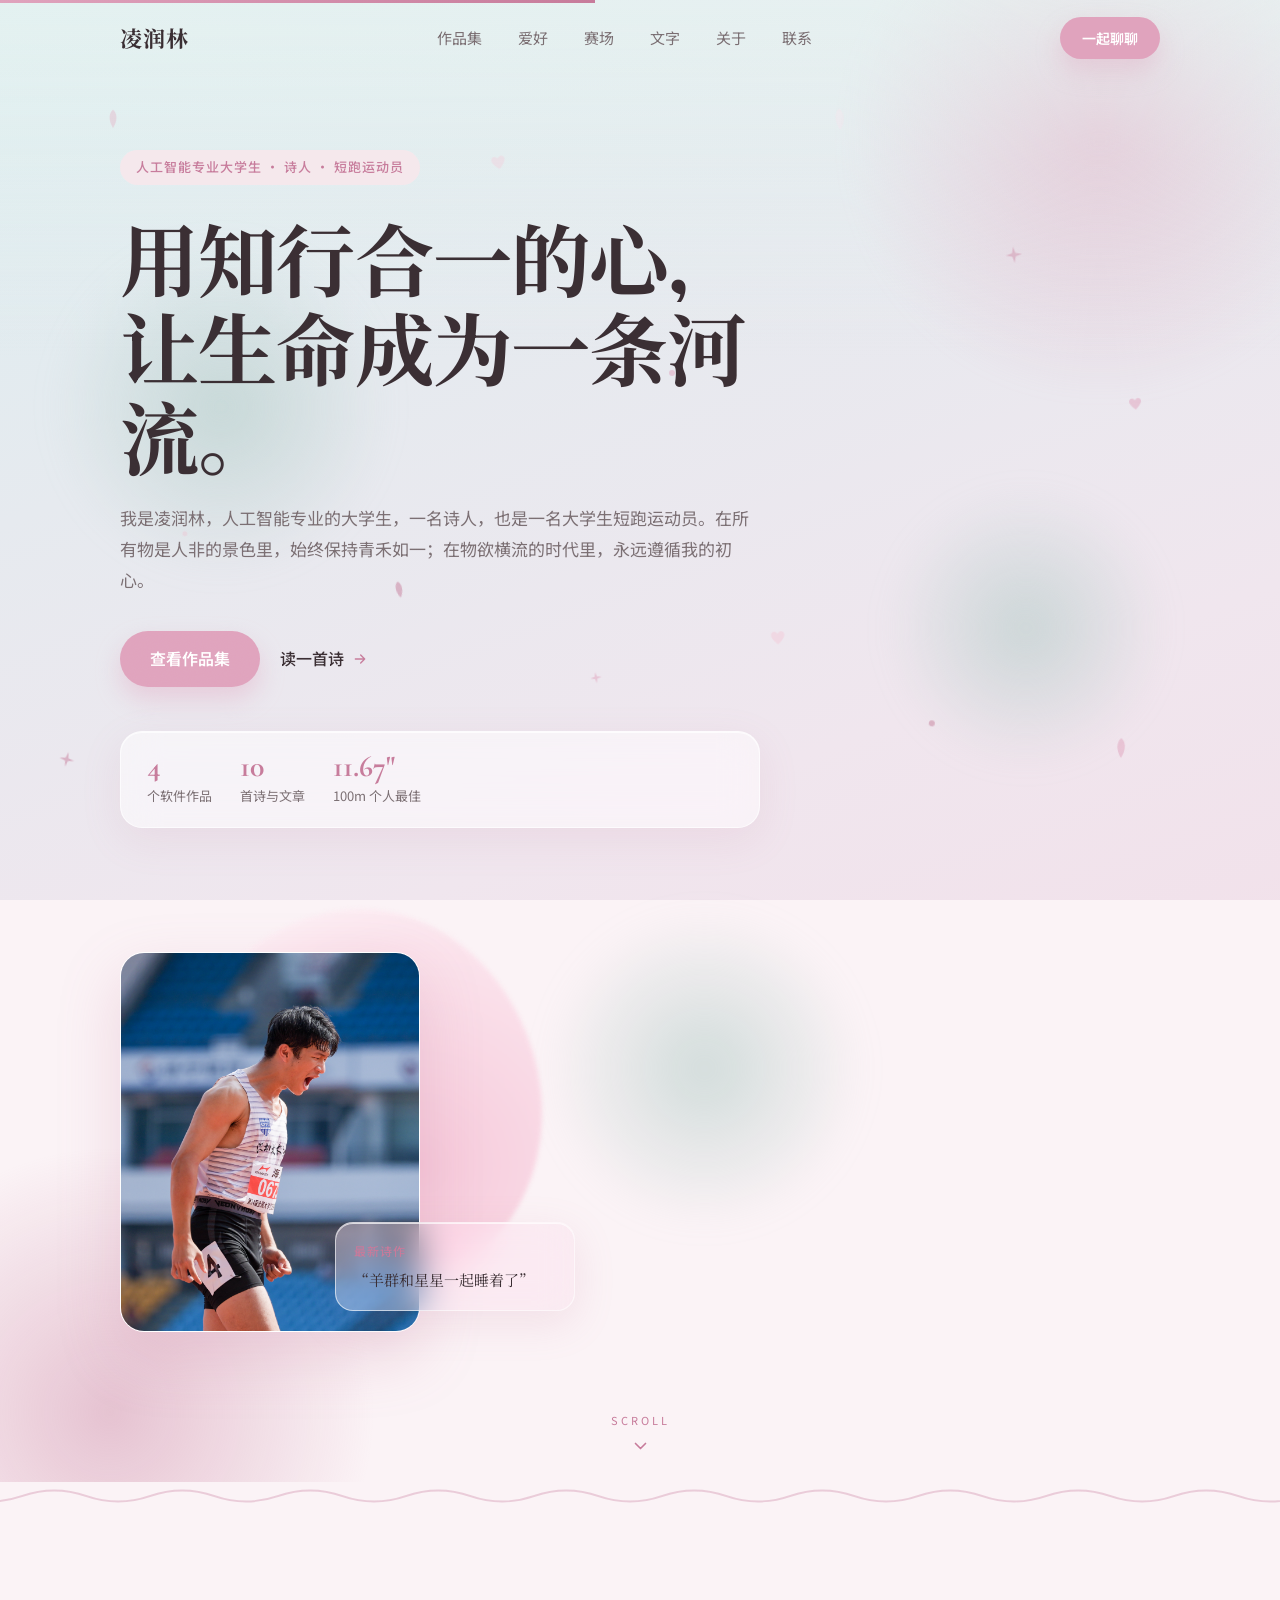
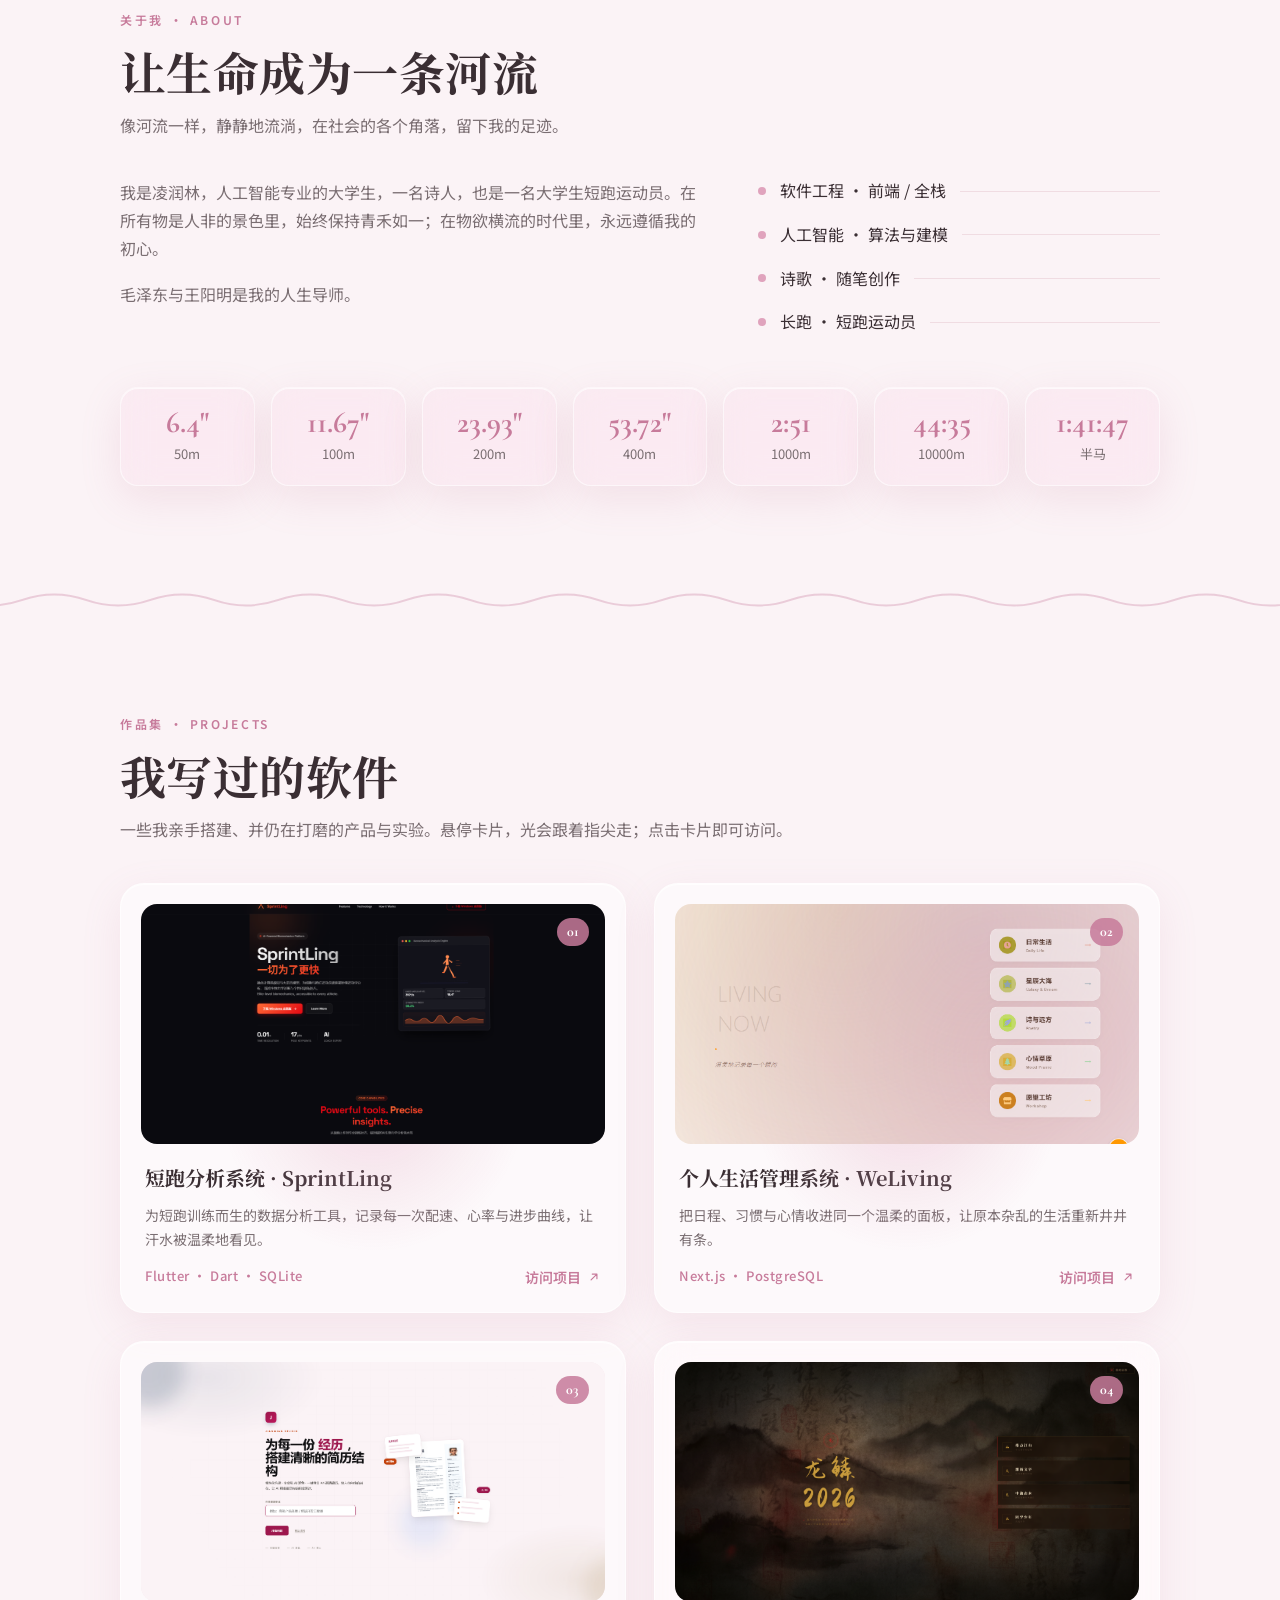
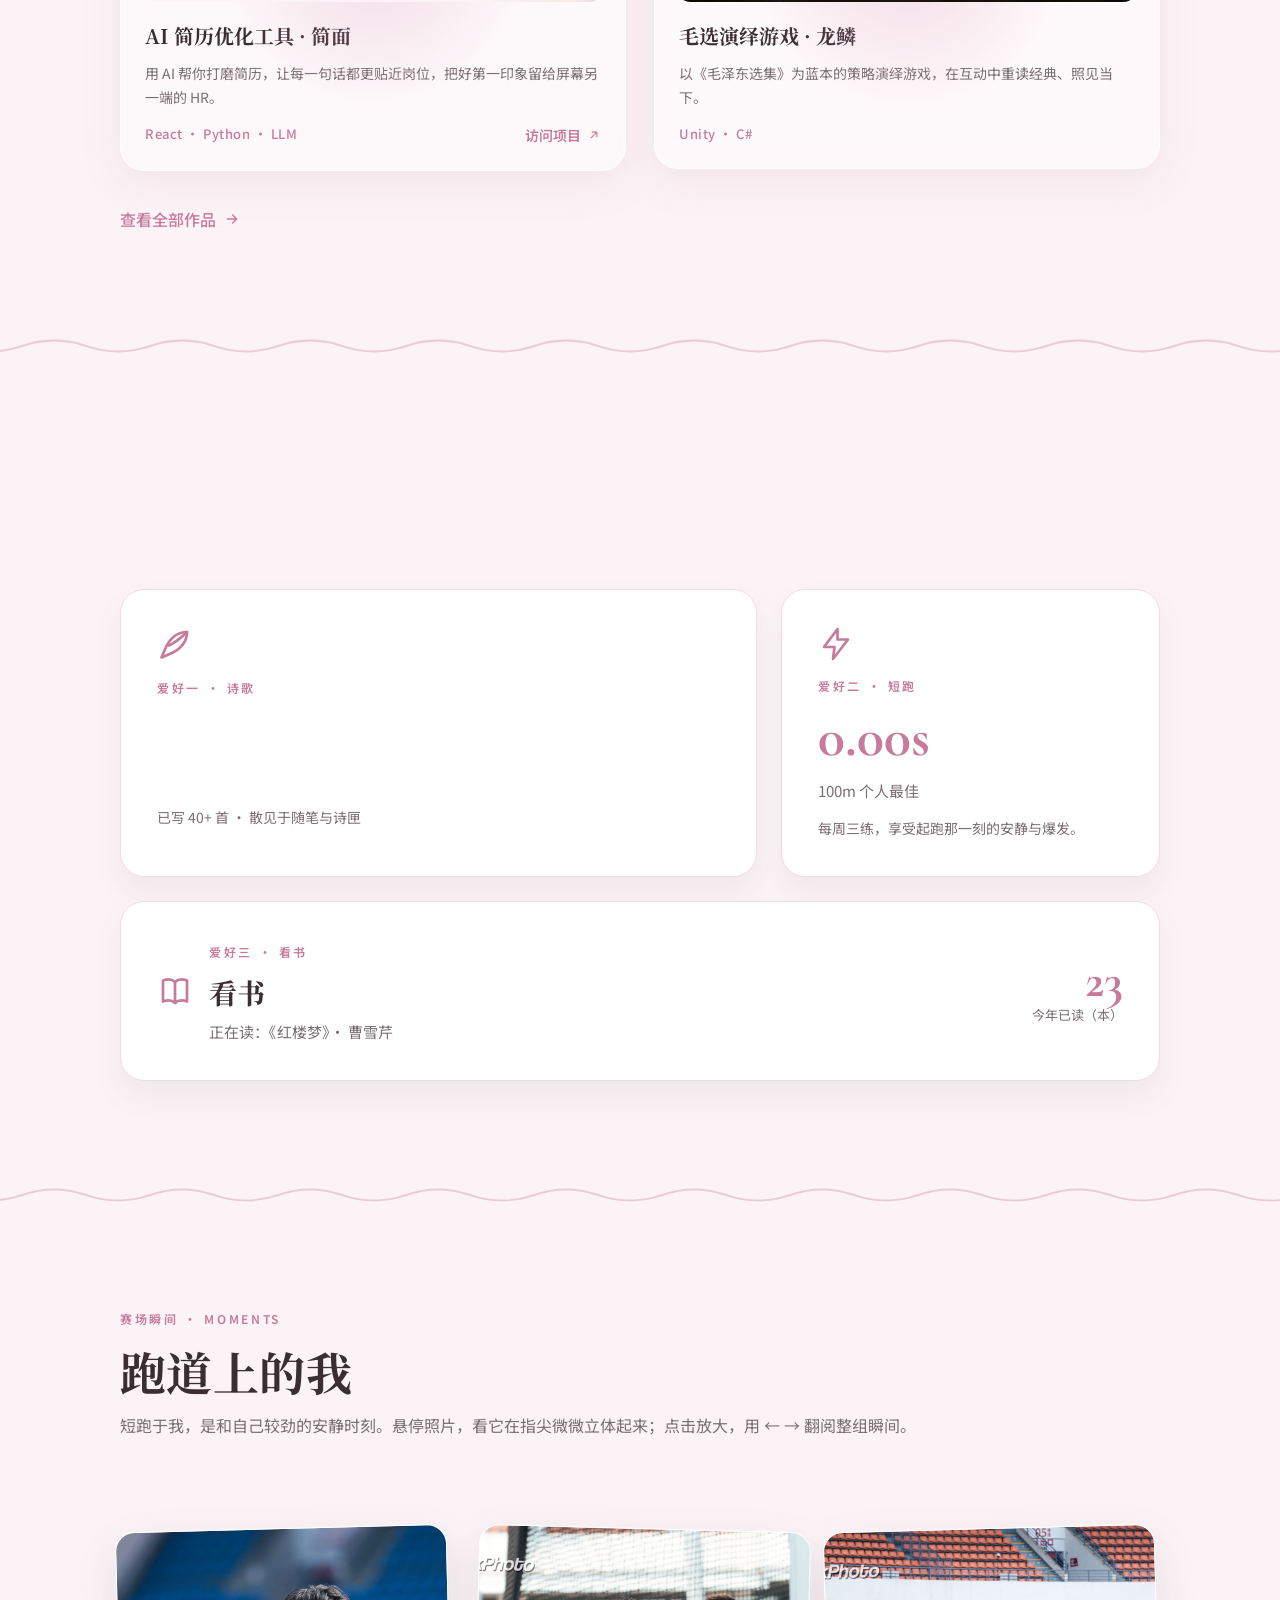
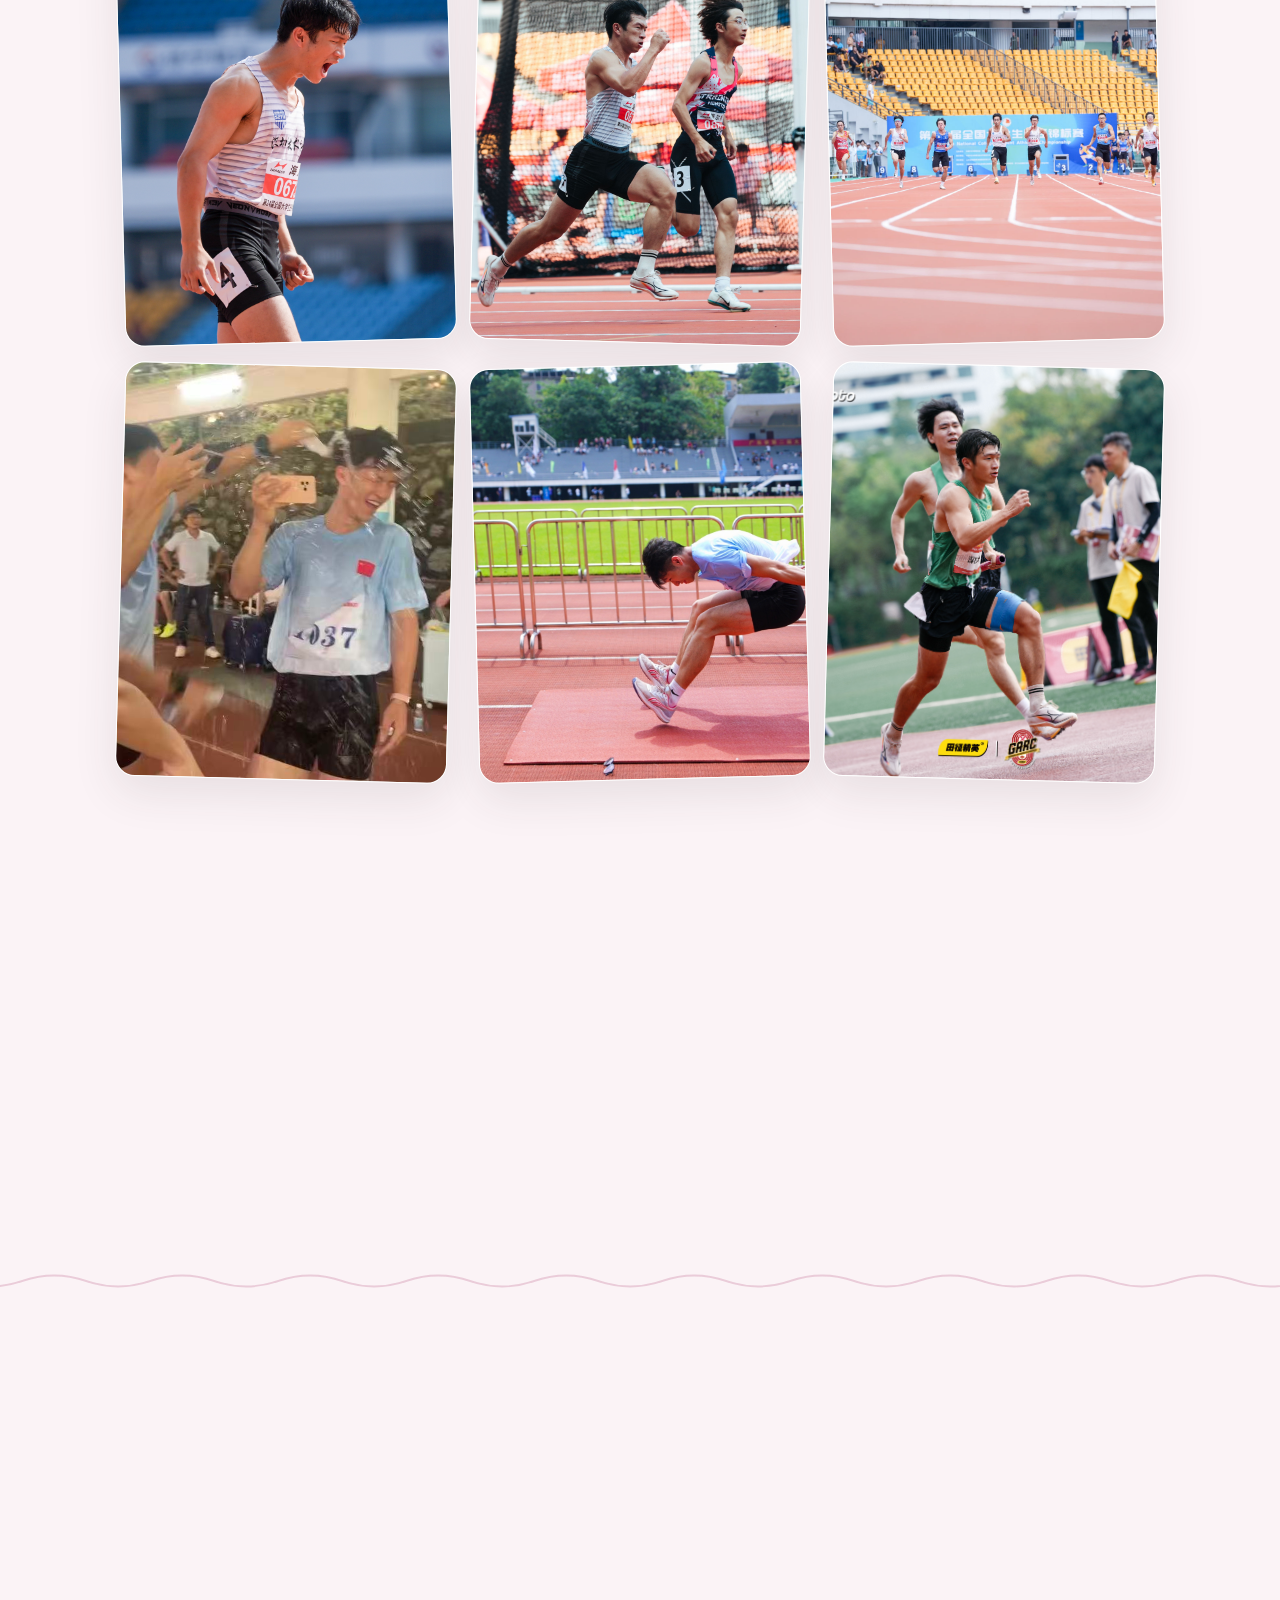
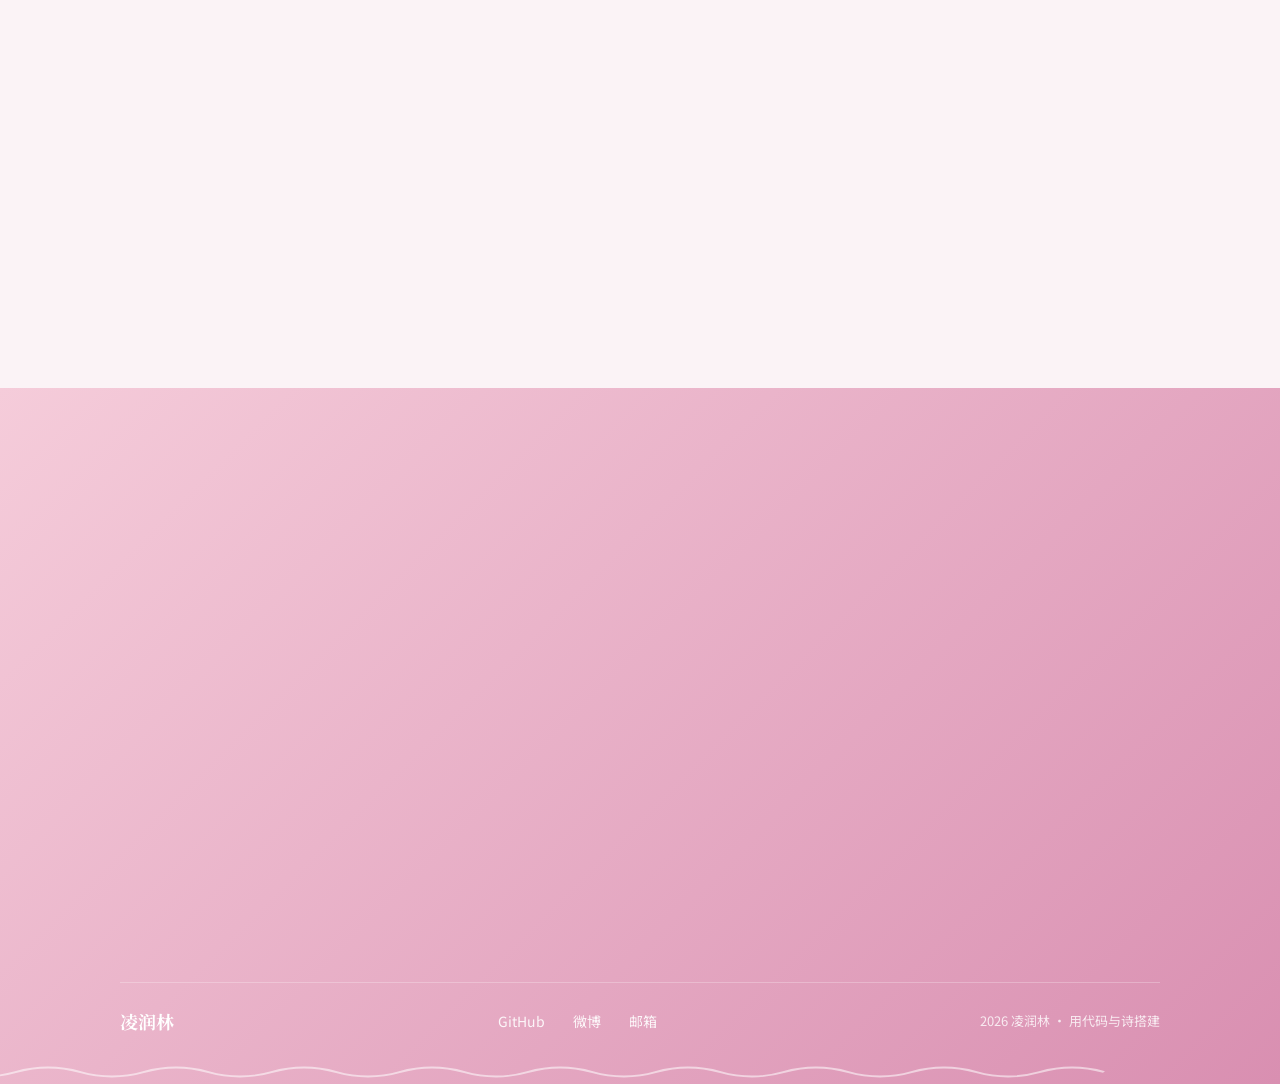
<file: index.html>
<!DOCTYPE html><html lang="zh-CN"><head><meta charSet="utf-8"/><meta name="viewport" content="width=device-width, initial-scale=1"/><link rel="preload" as="image" href="/photos/portrait.jpg"/><link rel="preload" as="image" href="/contact/wechat.jpg"/><link rel="preload" as="image" href="/contact/douyin.jpg"/><link rel="stylesheet" href="/_next/static/css/facbbff23196b72f.css" data-precedence="next"/><link rel="preload" as="script" fetchPriority="low" href="/_next/static/chunks/webpack-c8441f2d519541e3.js"/><script src="/_next/static/chunks/fd9d1056-b11b2651f33aae7f.js" async=""></script><script src="/_next/static/chunks/117-e173c366e2bfd494.js" async=""></script><script src="/_next/static/chunks/main-app-b153fe18106d75f5.js" async=""></script><script src="/_next/static/chunks/781-3b067e7b038b64b9.js" async=""></script><script src="/_next/static/chunks/394-68081680a07107cd.js" async=""></script><script src="/_next/static/chunks/app/page-df40595020acd37b.js" async=""></script><script src="/_next/static/chunks/app/layout-462d2c1949de7cdf.js" async=""></script><link rel="preconnect" href="https://fonts.googleapis.com"/><link rel="preconnect" href="https://fonts.gstatic.com" crossorigin="anonymous"/><title>凌润林 · 个人作品集</title><meta name="description" content="软件工程师、诗人、短跑者。这里收藏我的软件作品、我的诗，以及那些让我跑得更快、读得更慢的瞬间。"/><link href="https://fonts.googleapis.com/css2?family=Cormorant+Garamond:wght@600;700&amp;family=Noto+Sans+SC:wght@400;500;600;700&amp;family=Noto+Serif+SC:wght@400;700&amp;display=swap" rel="stylesheet"/><script src="/_next/static/chunks/polyfills-42372ed130431b0a.js" noModule=""></script></head><body><div class="bg-gradient" aria-hidden="true"></div><div class="grain" aria-hidden="true"></div><div class="cursor-dot" aria-hidden="true" style="opacity:0;transform:translateX(-100px) translateY(-100px)"></div><div class="cursor-ring" aria-hidden="true" style="opacity:0;transform:translateX(-100px) translateY(-100px)"></div><div class="petal-layer" aria-hidden="true"></div><div style="position:fixed;top:0;left:0;right:0;height:3px;transform-origin:0%;background:linear-gradient(90deg, var(--rose) 0%, var(--rose-deep) 100%);z-index:100;pointer-events:none;transform:scaleX(0)"></div><div class="deco-layer" aria-hidden="true"><div class="deco-item" style="left:8%;top:12%;opacity:0.5"><svg width="22" height="22" viewBox="0 0 24 24" fill="none"><path d="M12 2C7 6 7 14 12 22C17 14 17 6 12 2Z" fill="#e0a3bd"></path></svg></div><div class="deco-item" style="left:22%;top:30%;opacity:0.5"><svg width="16" height="16" viewBox="0 0 24 24" fill="none"><path d="M12 2L14 10L22 12L14 14L12 22L10 14L2 12L10 10Z" fill="#c77b9b"></path></svg></div><div class="deco-item" style="left:38%;top:18%;opacity:0.5"><svg width="18" height="18" viewBox="0 0 24 24" fill="none"><path d="M12 21C12 21 3 14 3 8.5C3 5.5 5.5 4 7.5 4C9.5 4 11 5.5 12 7C13 5.5 14.5 4 16.5 4C18.5 4 21 5.5 21 8.5C21 14 12 21 12 21Z" fill="#f3c9d8"></path></svg></div><div class="deco-item" style="left:52%;top:40%;opacity:0.5"><svg width="12" height="12" viewBox="0 0 24 24" fill="none"><circle cx="12" cy="12" r="6" fill="#e0a3bd"></circle></svg></div><div class="deco-item" style="left:64%;top:14%;opacity:0.5"><svg width="26" height="26" viewBox="0 0 24 24" fill="none"><path d="M12 2C7 6 7 14 12 22C17 14 17 6 12 2Z" fill="#f7e0ec"></path></svg></div><div class="deco-item" style="left:78%;top:28%;opacity:0.5"><svg width="20" height="20" viewBox="0 0 24 24" fill="none"><path d="M12 2L14 10L22 12L14 14L12 22L10 14L2 12L10 10Z" fill="#c77b9b"></path></svg></div><div class="deco-item" style="left:88%;top:44%;opacity:0.5"><svg width="16" height="16" viewBox="0 0 24 24" fill="none"><path d="M12 21C12 21 3 14 3 8.5C3 5.5 5.5 4 7.5 4C9.5 4 11 5.5 12 7C13 5.5 14.5 4 16.5 4C18.5 4 21 5.5 21 8.5C21 14 12 21 12 21Z" fill="#e0a3bd"></path></svg></div><div class="deco-item" style="left:14%;top:58%;opacity:0.5"><svg width="10" height="10" viewBox="0 0 24 24" fill="none"><circle cx="12" cy="12" r="6" fill="#f3c9d8"></circle></svg></div><div class="deco-item" style="left:30%;top:66%;opacity:0.5"><svg width="20" height="20" viewBox="0 0 24 24" fill="none"><path d="M12 2C7 6 7 14 12 22C17 14 17 6 12 2Z" fill="#c77b9b"></path></svg></div><div class="deco-item" style="left:46%;top:74%;opacity:0.5"><svg width="14" height="14" viewBox="0 0 24 24" fill="none"><path d="M12 2L14 10L22 12L14 14L12 22L10 14L2 12L10 10Z" fill="#e0a3bd"></path></svg></div><div class="deco-item" style="left:60%;top:70%;opacity:0.5"><svg width="18" height="18" viewBox="0 0 24 24" fill="none"><path d="M12 21C12 21 3 14 3 8.5C3 5.5 5.5 4 7.5 4C9.5 4 11 5.5 12 7C13 5.5 14.5 4 16.5 4C18.5 4 21 5.5 21 8.5C21 14 12 21 12 21Z" fill="#f3c9d8"></path></svg></div><div class="deco-item" style="left:72%;top:80%;opacity:0.5"><svg width="12" height="12" viewBox="0 0 24 24" fill="none"><circle cx="12" cy="12" r="6" fill="#c77b9b"></circle></svg></div><div class="deco-item" style="left:86%;top:84%;opacity:0.5"><svg width="24" height="24" viewBox="0 0 24 24" fill="none"><path d="M12 2C7 6 7 14 12 22C17 14 17 6 12 2Z" fill="#e0a3bd"></path></svg></div><div class="deco-item" style="left:4%;top:84%;opacity:0.5"><svg width="18" height="18" viewBox="0 0 24 24" fill="none"><path d="M12 2L14 10L22 12L14 14L12 22L10 14L2 12L10 10Z" fill="#c77b9b"></path></svg></div></div><header style="position:fixed;top:0;left:0;right:0;z-index:90;transition:all .4s ease;background:transparent;backdrop-filter:none;-webkit-backdrop-filter:none;border-bottom:1px solid transparent;opacity:0;transform:translateY(-80px)"><div class="container" style="height:76px;display:flex;align-items:center;justify-content:space-between"><a href="#top" style="font-family:var(--font-serif);font-weight:700;font-size:22px;letter-spacing:1px;color:var(--ink)">凌润林</a><nav style="display:flex;gap:36px;align-items:center" class="nav-desktop"><a href="#projects" style="font-size:15px;color:var(--ink-soft);transition:color .2s" class="nav-link">作品集</a><a href="#hobbies" style="font-size:15px;color:var(--ink-soft);transition:color .2s" class="nav-link">爱好</a><a href="#gallery" style="font-size:15px;color:var(--ink-soft);transition:color .2s" class="nav-link">赛场</a><a href="#writings" style="font-size:15px;color:var(--ink-soft);transition:color .2s" class="nav-link">文字</a><a href="#about" style="font-size:15px;color:var(--ink-soft);transition:color .2s" class="nav-link">关于</a><a href="#footer" style="font-size:15px;color:var(--ink-soft);transition:color .2s" class="nav-link">联系</a></nav><a href="#footer" style="background:var(--rose);color:#fff;font-size:14px;font-weight:600;padding:10px 22px;border-radius:var(--radius-pill);box-shadow:0 12px 24px rgba(224,163,189,0.35)">一起聊聊</a></div><style>
        .nav-link:hover { color: var(--rose-deep) !important; }
        @media (max-width: 880px) {
          .nav-desktop { display: none !important; }
        }
      </style></header><main id="top"><section class="section" style="position:relative;overflow:hidden;padding:150px 0 110px"><div aria-hidden="true" style="position:absolute;top:-120px;right:-80px;width:520px;height:520px;border-radius:50%;background:radial-gradient(circle, rgba(224,163,189,0.5) 0%, rgba(251,243,246,0) 70%);filter:blur(10px);pointer-events:none"></div><div aria-hidden="true" style="position:absolute;bottom:-160px;left:-120px;width:460px;height:460px;border-radius:50%;background:radial-gradient(circle, rgba(199,123,155,0.4) 0%, rgba(251,243,246,0) 70%);pointer-events:none"></div><div aria-hidden="true" style="position:absolute;top:0;left:0;right:0;height:360px;background:linear-gradient(180deg, #EAF4F1 0%, rgba(234,244,241,0.4) 45%, rgba(251,243,246,0) 100%);opacity:0.55;pointer-events:none"></div><div aria-hidden="true" style="position:absolute;inset:0;pointer-events:none;transform:none"><div style="position:absolute;top:16%;left:4%;width:340px;height:340px;border-radius:50%;background:radial-gradient(circle, rgba(168,198,192,0.5) 0%, rgba(251,243,246,0) 70%);filter:blur(16px)"></div><div style="position:absolute;top:34%;left:70%;width:280px;height:280px;border-radius:50%;background:radial-gradient(circle, rgba(168,198,192,0.5) 0%, rgba(251,243,246,0) 70%);filter:blur(16px)"></div><div style="position:absolute;top:62%;left:42%;width:320px;height:320px;border-radius:50%;background:radial-gradient(circle, rgba(168,198,192,0.5) 0%, rgba(251,243,246,0) 70%);filter:blur(16px)"></div></div><div class="container" style="position:relative;display:flex;align-items:center;gap:64px;flex-wrap:wrap"><div style="flex:1 1 540px;max-width:640px"><div style="display:inline-flex;padding:7px 16px;border-radius:var(--radius-pill);background:var(--bg-soft);font-size:13px;font-weight:500;letter-spacing:1px;color:var(--rose-deep);margin-bottom:28px;opacity:0;transform:translateY(12px)">人工智能专业大学生 · 诗人 · 短跑运动员</div><h1 style="font-family:var(--font-serif);font-weight:700;font-size:clamp(46px, 6.2vw, 88px);line-height:1.12;letter-spacing:-0.01em;color:var(--ink);margin-bottom:24px"><span style="display:block;overflow:hidden"><span style="display:block;transform:translateY(110%)">用知行合一的心，</span></span><span style="display:block;overflow:hidden"><span style="display:block;transform:translateY(110%)">让生命成为一条河流。</span></span></h1><p style="font-size:17px;color:var(--ink-soft);line-height:1.8;margin-bottom:36px;opacity:0;transform:translateY(16px)">我是凌润林，人工智能专业的大学生，一名诗人，也是一名大学生短跑运动员。在所有物是人非的景色里，始终保持青禾如一；在物欲横流的时代里，永远遵循我的初心。</p><div style="display:flex;gap:20px;align-items:center;flex-wrap:wrap;opacity:0;transform:translateY(16px)"><a href="#projects" style="background:var(--rose);color:#fff;font-size:16px;font-weight:600;padding:15px 30px;border-radius:var(--radius-pill);box-shadow:0 12px 24px rgba(224,163,189,0.4)">查看作品集</a><a href="#writings" style="display:inline-flex;align-items:center;gap:8px;font-size:16px;font-weight:500;color:var(--ink)">读一首诗<svg width="16" height="16" viewBox="0 0 24 24" fill="none"><path d="M5 12H19M19 12L13 6M19 12L13 18" stroke="#C77B9B" stroke-width="2" stroke-linecap="round" stroke-linejoin="round"></path></svg></a></div><div class="glass" style="display:flex;gap:28px;margin-top:44px;padding:20px 26px;border-radius:22px;flex-wrap:wrap;opacity:0;transform:translateY(20px)"><div><div style="font-family:var(--font-display);font-weight:700;font-size:30px;color:var(--rose-deep);line-height:1">4</div><div style="font-size:13px;color:var(--ink-soft);margin-top:4px">个软件作品</div></div><div><div style="font-family:var(--font-display);font-weight:700;font-size:30px;color:var(--rose-deep);line-height:1">10</div><div style="font-size:13px;color:var(--ink-soft);margin-top:4px">首诗与文章</div></div><div><div style="font-family:var(--font-display);font-weight:700;font-size:30px;color:var(--rose-deep);line-height:1">11.67&quot;</div><div style="font-size:13px;color:var(--ink-soft);margin-top:4px">100m 个人最佳</div></div></div></div><div style="flex:0 0 440px;height:480px;position:relative;opacity:0;transform:translateX(40px) scale(0.92)"><div style="position:relative;width:100%;height:100%;transform:none"><div aria-hidden="true" style="position:absolute;top:20px;left:40px;width:380px;height:380px;border-radius:42% 58% 55% 45% / 48% 42% 58% 52%;background:radial-gradient(circle at 35% 30%, #f6c9da 0%, #fbe3ec 60%, #fff 100%);filter:blur(2px)"></div><img src="/photos/portrait.jpg" alt="凌润林" style="position:absolute;top:60px;left:0;width:300px;height:380px;object-fit:cover;border-radius:24px;border:1.5px solid #fff;box-shadow:0 24px 60px rgba(199,123,155,0.25)"/><div class="glass-rose" style="position:absolute;top:330px;left:215px;width:240px;padding:18px;border-radius:18px;opacity:0;transform:translateX(30px) translateY(30px)"><div style="font-size:12px;font-weight:500;letter-spacing:1px;color:var(--rose-deep);margin-bottom:8px">最新诗作</div><div style="font-family:var(--font-serif);font-size:15px;line-height:1.6;color:var(--ink)">“<!-- -->羊群和星星一起睡着了<!-- -->”</div></div><div aria-hidden="true" style="position:absolute;inset:0;pointer-events:none"></div></div></div></div><div class="scroll-hint" style="position:absolute;bottom:26px;left:50%;opacity:0;transform:translateX(-50%)"><span>SCROLL</span><svg class="chev" viewBox="0 0 24 24" fill="none"><path d="M6 9L12 15L18 9" stroke="#C77B9B" stroke-width="2" stroke-linecap="round" stroke-linejoin="round"></path></svg></div></section><div aria-hidden="true" style="position:relative;height:44px;overflow:hidden;margin:-8px 0;pointer-events:none"><svg viewBox="0 0 1200 40" preserveAspectRatio="none" style="position:absolute;left:0;top:0;width:200%;height:100%"><path d="M0 20 q15 -10 30 0 t30 0 q15 -10 30 0 t30 0 q15 -10 30 0 t30 0 q15 -10 30 0 t30 0 q15 -10 30 0 t30 0 q15 -10 30 0 t30 0 q15 -10 30 0 t30 0 q15 -10 30 0 t30 0 q15 -10 30 0 t30 0 q15 -10 30 0 t30 0 q15 -10 30 0 t30 0 q15 -10 30 0 t30 0 q15 -10 30 0 t30 0 q15 -10 30 0 t30 0 q15 -10 30 0 t30 0 q15 -10 30 0 t30 0 q15 -10 30 0 t30 0 q15 -10 30 0 t30 0 q15 -10 30 0 t30 0 q15 -10 30 0 t30 0" fill="none" stroke="#C77B9B" stroke-opacity="0.32" stroke-width="1.6"></path><path d="M0 20 q15 -10 30 0 t30 0 q15 -10 30 0 t30 0 q15 -10 30 0 t30 0 q15 -10 30 0 t30 0 q15 -10 30 0 t30 0 q15 -10 30 0 t30 0 q15 -10 30 0 t30 0 q15 -10 30 0 t30 0 q15 -10 30 0 t30 0 q15 -10 30 0 t30 0 q15 -10 30 0 t30 0 q15 -10 30 0 t30 0 q15 -10 30 0 t30 0 q15 -10 30 0 t30 0 q15 -10 30 0 t30 0 q15 -10 30 0 t30 0 q15 -10 30 0 t30 0 q15 -10 30 0 t30 0 q15 -10 30 0 t30 0 q15 -10 30 0 t30 0" fill="none" stroke="#C77B9B" stroke-opacity="0.32" stroke-width="1.6" transform="translate(1200 0)"></path></svg></div><section id="about" class="section" style="padding:100px 0"><div class="container"><div style="transform-style:preserve-3d;display:flex;flex-direction:column;gap:14px;margin-bottom:40px;opacity:0;transform:perspective(1000px) translateY(36px) scale(0.96) rotateX(8deg)"><span class="eyebrow">关于我 · ABOUT</span><h2 class="section-title">让生命成为一条河流</h2><p class="section-desc">像河流一样，静静地流淌，在社会的各个角落，留下我的足迹。</p></div><div style="display:flex;gap:56px;align-items:flex-start;flex-wrap:wrap"><div style="transform-style:preserve-3d;flex:1 1 540px;max-width:640px;display:flex;flex-direction:column;gap:18px;opacity:0;transform:perspective(1000px) translateY(30px) scale(0.96) rotateX(6deg)"><p style="font-size:16px;color:var(--ink-soft);line-height:1.75">我是凌润林，人工智能专业的大学生，一名诗人，也是一名大学生短跑运动员。在所有物是人非的景色里，始终保持青禾如一；在物欲横流的时代里，永远遵循我的初心。</p><p style="font-size:16px;color:var(--ink-soft);line-height:1.75">毛泽东与王阳明是我的人生导师。</p></div><div style="flex:1 1 360px;display:flex;flex-direction:column;gap:18px"><div style="display:flex;align-items:center;gap:14px;opacity:0;transform:translateX(16px)"><span style="width:8px;height:8px;border-radius:50%;background:var(--rose);flex:0 0 auto"></span><span style="font-size:16px;color:var(--ink)">软件工程 · 前端 / 全栈</span><span style="flex:1;height:1px;background:var(--line);transform-origin:left;opacity:0;transform:scaleX(0)"></span></div><div style="display:flex;align-items:center;gap:14px;opacity:0;transform:translateX(16px)"><span style="width:8px;height:8px;border-radius:50%;background:var(--rose);flex:0 0 auto"></span><span style="font-size:16px;color:var(--ink)">人工智能 · 算法与建模</span><span style="flex:1;height:1px;background:var(--line);transform-origin:left;opacity:0;transform:scaleX(0)"></span></div><div style="display:flex;align-items:center;gap:14px;opacity:0;transform:translateX(16px)"><span style="width:8px;height:8px;border-radius:50%;background:var(--rose);flex:0 0 auto"></span><span style="font-size:16px;color:var(--ink)">诗歌 · 随笔创作</span><span style="flex:1;height:1px;background:var(--line);transform-origin:left;opacity:0;transform:scaleX(0)"></span></div><div style="display:flex;align-items:center;gap:14px;opacity:0;transform:translateX(16px)"><span style="width:8px;height:8px;border-radius:50%;background:var(--rose);flex:0 0 auto"></span><span style="font-size:16px;color:var(--ink)">长跑 · 短跑运动员</span><span style="flex:1;height:1px;background:var(--line);transform-origin:left;opacity:0;transform:scaleX(0)"></span></div></div></div><div style="display:grid;grid-template-columns:repeat(auto-fit, minmax(120px, 1fr));gap:16px;margin-top:52px"><div class="glass-rose" style="border-radius:18px;padding:20px 16px;text-align:center;opacity:0;transform:translateY(26px) rotate(-4deg)"><div style="font-family:var(--font-display);font-weight:700;font-size:30px;color:var(--rose-deep);line-height:1">6.4&quot;</div><div style="font-size:13px;color:var(--ink-soft);margin-top:6px">50m</div></div><div class="glass-rose" style="border-radius:18px;padding:20px 16px;text-align:center;opacity:0;transform:translateY(26px) rotate(-4deg)"><div style="font-family:var(--font-display);font-weight:700;font-size:30px;color:var(--rose-deep);line-height:1">11.67&quot;</div><div style="font-size:13px;color:var(--ink-soft);margin-top:6px">100m</div></div><div class="glass-rose" style="border-radius:18px;padding:20px 16px;text-align:center;opacity:0;transform:translateY(26px) rotate(-4deg)"><div style="font-family:var(--font-display);font-weight:700;font-size:30px;color:var(--rose-deep);line-height:1">23.93&quot;</div><div style="font-size:13px;color:var(--ink-soft);margin-top:6px">200m</div></div><div class="glass-rose" style="border-radius:18px;padding:20px 16px;text-align:center;opacity:0;transform:translateY(26px) rotate(-4deg)"><div style="font-family:var(--font-display);font-weight:700;font-size:30px;color:var(--rose-deep);line-height:1">53.72&quot;</div><div style="font-size:13px;color:var(--ink-soft);margin-top:6px">400m</div></div><div class="glass-rose" style="border-radius:18px;padding:20px 16px;text-align:center;opacity:0;transform:translateY(26px) rotate(-4deg)"><div style="font-family:var(--font-display);font-weight:700;font-size:30px;color:var(--rose-deep);line-height:1">2:51</div><div style="font-size:13px;color:var(--ink-soft);margin-top:6px">1000m</div></div><div class="glass-rose" style="border-radius:18px;padding:20px 16px;text-align:center;opacity:0;transform:translateY(26px) rotate(-4deg)"><div style="font-family:var(--font-display);font-weight:700;font-size:30px;color:var(--rose-deep);line-height:1">44:35</div><div style="font-size:13px;color:var(--ink-soft);margin-top:6px">10000m</div></div><div class="glass-rose" style="border-radius:18px;padding:20px 16px;text-align:center;opacity:0;transform:translateY(26px) rotate(-4deg)"><div style="font-family:var(--font-display);font-weight:700;font-size:30px;color:var(--rose-deep);line-height:1">1:41:47</div><div style="font-size:13px;color:var(--ink-soft);margin-top:6px">半马</div></div></div></div></section><div aria-hidden="true" style="position:relative;height:44px;overflow:hidden;margin:-8px 0;pointer-events:none"><svg viewBox="0 0 1200 40" preserveAspectRatio="none" style="position:absolute;left:0;top:0;width:200%;height:100%"><path d="M0 20 q15 -10 30 0 t30 0 q15 -10 30 0 t30 0 q15 -10 30 0 t30 0 q15 -10 30 0 t30 0 q15 -10 30 0 t30 0 q15 -10 30 0 t30 0 q15 -10 30 0 t30 0 q15 -10 30 0 t30 0 q15 -10 30 0 t30 0 q15 -10 30 0 t30 0 q15 -10 30 0 t30 0 q15 -10 30 0 t30 0 q15 -10 30 0 t30 0 q15 -10 30 0 t30 0 q15 -10 30 0 t30 0 q15 -10 30 0 t30 0 q15 -10 30 0 t30 0 q15 -10 30 0 t30 0 q15 -10 30 0 t30 0 q15 -10 30 0 t30 0" fill="none" stroke="#C77B9B" stroke-opacity="0.32" stroke-width="1.6"></path><path d="M0 20 q15 -10 30 0 t30 0 q15 -10 30 0 t30 0 q15 -10 30 0 t30 0 q15 -10 30 0 t30 0 q15 -10 30 0 t30 0 q15 -10 30 0 t30 0 q15 -10 30 0 t30 0 q15 -10 30 0 t30 0 q15 -10 30 0 t30 0 q15 -10 30 0 t30 0 q15 -10 30 0 t30 0 q15 -10 30 0 t30 0 q15 -10 30 0 t30 0 q15 -10 30 0 t30 0 q15 -10 30 0 t30 0 q15 -10 30 0 t30 0 q15 -10 30 0 t30 0 q15 -10 30 0 t30 0 q15 -10 30 0 t30 0 q15 -10 30 0 t30 0" fill="none" stroke="#C77B9B" stroke-opacity="0.32" stroke-width="1.6" transform="translate(1200 0)"></path></svg></div><section id="projects" class="section" style="padding:100px 0"><div class="container"><div style="display:flex;flex-direction:column;gap:14px;margin-bottom:40px;opacity:0;transform:translateX(-30px)"><span class="eyebrow">作品集 · PROJECTS</span><h2 class="section-title">我写过的软件</h2><p class="section-desc">一些我亲手搭建、并仍在打磨的产品与实验。悬停卡片，光会跟着指尖走；点击卡片即可访问。</p></div><div style="display:flex;gap:28px;flex-wrap:wrap"><div style="transform-style:preserve-3d;perspective:1000px;flex:1 1 420px;min-width:320px;opacity:0;transform:perspective(1000px) translateY(50px) scale(0.96) rotateX(8deg)"><a href="https://runlin1113.github.io/sprintling-ai/" target="_blank" rel="noopener noreferrer" class="project-card" aria-label="打开 短跑分析系统 · SprintLing 项目页面" style="display:block;text-decoration:none;color:inherit"><div class="glass" style="transform-style:preserve-3d;position:relative;border-radius:24px;padding:20px;overflow:hidden;transform:none"><div aria-hidden="true" style="position:absolute;inset:0;pointer-events:none;background:radial-gradient(220px circle at 50% 50%, rgba(224,163,189,0.35), transparent 70%)"></div><div style="position:relative;width:100%;height:240px;border-radius:16px;overflow:hidden;background:var(--bg-soft)"><img src="/projects/sprintling.png" alt="短跑分析系统 · SprintLing" loading="lazy" style="width:100%;height:100%;object-fit:cover;display:block;transition:transform 0.6s cubic-bezier(0.22,1,0.36,1)"/><span style="position:absolute;right:16px;top:14px;font-family:var(--font-display);font-weight:700;font-size:14px;color:#fff;background:rgba(199,123,155,0.85);padding:3px 10px;border-radius:999px">01</span></div><div style="padding:18px 4px 4px"><h3 style="font-family:var(--font-serif);font-weight:700;font-size:20px;color:var(--ink);margin-bottom:10px">短跑分析系统 · SprintLing</h3><p style="font-size:14px;color:var(--ink-soft);line-height:1.7;margin-bottom:14px">为短跑训练而生的数据分析工具，记录每一次配速、心率与进步曲线，让汗水被温柔地看见。</p><div style="display:flex;align-items:center;justify-content:space-between;gap:12px"><span style="font-size:13px;font-weight:500;letter-spacing:0.5px;color:var(--rose-deep)">Flutter · Dart · SQLite</span><span class="project-cta" style="display:inline-flex;align-items:center;gap:6px;font-size:14px;font-weight:600;color:var(--rose-deep);flex-shrink:0">访问项目<svg width="14" height="14" viewBox="0 0 24 24" fill="none"><path d="M7 17L17 7M17 7H9M17 7V15" stroke="#C77B9B" stroke-width="2" stroke-linecap="round" stroke-linejoin="round"></path></svg></span></div></div></div></a></div><div style="transform-style:preserve-3d;perspective:1000px;flex:1 1 420px;min-width:320px;opacity:0;transform:perspective(1000px) translateY(50px) scale(0.96) rotateX(8deg)"><a href="https://weliving.pages.dev/" target="_blank" rel="noopener noreferrer" class="project-card" aria-label="打开 个人生活管理系统 · WeLiving 项目页面" style="display:block;text-decoration:none;color:inherit"><div class="glass" style="transform-style:preserve-3d;position:relative;border-radius:24px;padding:20px;overflow:hidden;transform:none"><div aria-hidden="true" style="position:absolute;inset:0;pointer-events:none;background:radial-gradient(220px circle at 50% 50%, rgba(224,163,189,0.35), transparent 70%)"></div><div style="position:relative;width:100%;height:240px;border-radius:16px;overflow:hidden;background:var(--bg-soft)"><img src="/projects/weliving.png" alt="个人生活管理系统 · WeLiving" loading="lazy" style="width:100%;height:100%;object-fit:cover;display:block;transition:transform 0.6s cubic-bezier(0.22,1,0.36,1)"/><span style="position:absolute;right:16px;top:14px;font-family:var(--font-display);font-weight:700;font-size:14px;color:#fff;background:rgba(199,123,155,0.85);padding:3px 10px;border-radius:999px">02</span></div><div style="padding:18px 4px 4px"><h3 style="font-family:var(--font-serif);font-weight:700;font-size:20px;color:var(--ink);margin-bottom:10px">个人生活管理系统 · WeLiving</h3><p style="font-size:14px;color:var(--ink-soft);line-height:1.7;margin-bottom:14px">把日程、习惯与心情收进同一个温柔的面板，让原本杂乱的生活重新井井有条。</p><div style="display:flex;align-items:center;justify-content:space-between;gap:12px"><span style="font-size:13px;font-weight:500;letter-spacing:0.5px;color:var(--rose-deep)">Next.js · PostgreSQL</span><span class="project-cta" style="display:inline-flex;align-items:center;gap:6px;font-size:14px;font-weight:600;color:var(--rose-deep);flex-shrink:0">访问项目<svg width="14" height="14" viewBox="0 0 24 24" fill="none"><path d="M7 17L17 7M17 7H9M17 7V15" stroke="#C77B9B" stroke-width="2" stroke-linecap="round" stroke-linejoin="round"></path></svg></span></div></div></div></a></div><div style="transform-style:preserve-3d;perspective:1000px;flex:1 1 420px;min-width:320px;opacity:0;transform:perspective(1000px) translateY(50px) scale(0.96) rotateX(8deg)"><a href="https://jianmian-resume.pages.dev" target="_blank" rel="noopener noreferrer" class="project-card" aria-label="打开 AI 简历优化工具 · 简面 项目页面" style="display:block;text-decoration:none;color:inherit"><div class="glass" style="transform-style:preserve-3d;position:relative;border-radius:24px;padding:20px;overflow:hidden;transform:none"><div aria-hidden="true" style="position:absolute;inset:0;pointer-events:none;background:radial-gradient(220px circle at 50% 50%, rgba(224,163,189,0.35), transparent 70%)"></div><div style="position:relative;width:100%;height:240px;border-radius:16px;overflow:hidden;background:var(--bg-soft)"><img src="/projects/jianmian.png" alt="AI 简历优化工具 · 简面" loading="lazy" style="width:100%;height:100%;object-fit:cover;display:block;transition:transform 0.6s cubic-bezier(0.22,1,0.36,1)"/><span style="position:absolute;right:16px;top:14px;font-family:var(--font-display);font-weight:700;font-size:14px;color:#fff;background:rgba(199,123,155,0.85);padding:3px 10px;border-radius:999px">03</span></div><div style="padding:18px 4px 4px"><h3 style="font-family:var(--font-serif);font-weight:700;font-size:20px;color:var(--ink);margin-bottom:10px">AI 简历优化工具 · 简面</h3><p style="font-size:14px;color:var(--ink-soft);line-height:1.7;margin-bottom:14px">用 AI 帮你打磨简历，让每一句话都更贴近岗位，把好第一印象留给屏幕另一端的 HR。</p><div style="display:flex;align-items:center;justify-content:space-between;gap:12px"><span style="font-size:13px;font-weight:500;letter-spacing:0.5px;color:var(--rose-deep)">React · Python · LLM</span><span class="project-cta" style="display:inline-flex;align-items:center;gap:6px;font-size:14px;font-weight:600;color:var(--rose-deep);flex-shrink:0">访问项目<svg width="14" height="14" viewBox="0 0 24 24" fill="none"><path d="M7 17L17 7M17 7H9M17 7V15" stroke="#C77B9B" stroke-width="2" stroke-linecap="round" stroke-linejoin="round"></path></svg></span></div></div></div></a></div><div style="transform-style:preserve-3d;perspective:1000px;flex:1 1 420px;min-width:320px;opacity:0;transform:perspective(1000px) translateY(50px) scale(0.96) rotateX(8deg)"><div class="glass" style="transform-style:preserve-3d;position:relative;border-radius:24px;padding:20px;overflow:hidden;transform:none"><div aria-hidden="true" style="position:absolute;inset:0;pointer-events:none;background:radial-gradient(220px circle at 50% 50%, rgba(224,163,189,0.35), transparent 70%)"></div><div style="position:relative;width:100%;height:240px;border-radius:16px;overflow:hidden;background:var(--bg-soft)"><img src="/projects/longlin.png" alt="毛选演绎游戏 · 龙鳞" loading="lazy" style="width:100%;height:100%;object-fit:cover;display:block;transition:transform 0.6s cubic-bezier(0.22,1,0.36,1)"/><span style="position:absolute;right:16px;top:14px;font-family:var(--font-display);font-weight:700;font-size:14px;color:#fff;background:rgba(199,123,155,0.85);padding:3px 10px;border-radius:999px">04</span></div><div style="padding:18px 4px 4px"><h3 style="font-family:var(--font-serif);font-weight:700;font-size:20px;color:var(--ink);margin-bottom:10px">毛选演绎游戏 · 龙鳞</h3><p style="font-size:14px;color:var(--ink-soft);line-height:1.7;margin-bottom:14px">以《毛泽东选集》为蓝本的策略演绎游戏，在互动中重读经典、照见当下。</p><div style="display:flex;align-items:center;justify-content:space-between;gap:12px"><span style="font-size:13px;font-weight:500;letter-spacing:0.5px;color:var(--rose-deep)">Unity · C#</span></div></div></div></div></div><a href="#" style="display:inline-flex;align-items:center;gap:8px;margin-top:36px;font-size:16px;font-weight:500;color:var(--rose-deep);opacity:0">查看全部作品<svg width="16" height="16" viewBox="0 0 24 24" fill="none"><path d="M5 12H19M19 12L13 6M19 12L13 18" stroke="#C77B9B" stroke-width="2" stroke-linecap="round" stroke-linejoin="round"></path></svg></a></div></section><div aria-hidden="true" style="position:relative;height:44px;overflow:hidden;margin:-8px 0;pointer-events:none"><svg viewBox="0 0 1200 40" preserveAspectRatio="none" style="position:absolute;left:0;top:0;width:200%;height:100%"><path d="M0 20 q15 -10 30 0 t30 0 q15 -10 30 0 t30 0 q15 -10 30 0 t30 0 q15 -10 30 0 t30 0 q15 -10 30 0 t30 0 q15 -10 30 0 t30 0 q15 -10 30 0 t30 0 q15 -10 30 0 t30 0 q15 -10 30 0 t30 0 q15 -10 30 0 t30 0 q15 -10 30 0 t30 0 q15 -10 30 0 t30 0 q15 -10 30 0 t30 0 q15 -10 30 0 t30 0 q15 -10 30 0 t30 0 q15 -10 30 0 t30 0 q15 -10 30 0 t30 0 q15 -10 30 0 t30 0 q15 -10 30 0 t30 0 q15 -10 30 0 t30 0" fill="none" stroke="#C77B9B" stroke-opacity="0.32" stroke-width="1.6"></path><path d="M0 20 q15 -10 30 0 t30 0 q15 -10 30 0 t30 0 q15 -10 30 0 t30 0 q15 -10 30 0 t30 0 q15 -10 30 0 t30 0 q15 -10 30 0 t30 0 q15 -10 30 0 t30 0 q15 -10 30 0 t30 0 q15 -10 30 0 t30 0 q15 -10 30 0 t30 0 q15 -10 30 0 t30 0 q15 -10 30 0 t30 0 q15 -10 30 0 t30 0 q15 -10 30 0 t30 0 q15 -10 30 0 t30 0 q15 -10 30 0 t30 0 q15 -10 30 0 t30 0 q15 -10 30 0 t30 0 q15 -10 30 0 t30 0 q15 -10 30 0 t30 0" fill="none" stroke="#C77B9B" stroke-opacity="0.32" stroke-width="1.6" transform="translate(1200 0)"></path></svg></div><section id="hobbies" class="section" style="padding:100px 0"><div class="container"><div style="display:flex;flex-direction:column;gap:14px;margin-bottom:40px;opacity:0;transform:translateY(24px)"><span class="eyebrow">我的爱好 · INTERESTS</span><h2 class="section-title">除了写代码，我也这样度过时间</h2></div><div style="display:flex;gap:24px;flex-wrap:wrap;margin-bottom:24px"><div style="transform-style:preserve-3d;background:var(--surface);border:1px solid var(--line);border-radius:24px;box-shadow:0 16px 32px rgba(58,46,51,0.06);flex:2 1 520px;padding:36px;display:flex;flex-direction:column;gap:16px;opacity:0;transform:perspective(1000px) translateY(40px) scale(0.96) rotateX(9deg)"><svg width="36" height="36" viewBox="0 0 24 24" fill="none"><path d="M20 4C14 4 9 8 6 14L3 21L10 18C16 15 20 11 20 4Z" stroke="#C77B9B" stroke-width="1.8" stroke-linejoin="round"></path><path d="M20 4C16 8 12 11 8 13" stroke="#C77B9B" stroke-width="1.8" stroke-linecap="round"></path></svg><span class="eyebrow">爱好一 · 诗歌</span><p style="font-family:var(--font-serif);font-size:24px;line-height:1.6;color:var(--ink);white-space:pre-line"><span style="display:inline-block;opacity:0;transform:translateY(8px)">原</span><span style="display:inline-block;opacity:0;transform:translateY(8px)">来</span><span style="display:inline-block;opacity:0;transform:translateY(8px)">那</span><span style="display:inline-block;opacity:0;transform:translateY(8px)">些</span><span style="display:inline-block;opacity:0;transform:translateY(8px)">生</span><span style="display:inline-block;opacity:0;transform:translateY(8px)">活</span><span style="display:inline-block;opacity:0;transform:translateY(8px)">中</span><span style="display:inline-block;opacity:0;transform:translateY(8px)">的</span><span style="display:inline-block;opacity:0;transform:translateY(8px)">窟</span><span style="display:inline-block;opacity:0;transform:translateY(8px)">窿</span><span style="display:inline-block;opacity:0;transform:translateY(8px)">
</span><span style="display:inline-block;opacity:0;transform:translateY(8px)">都</span><span style="display:inline-block;opacity:0;transform:translateY(8px)">在</span><span style="display:inline-block;opacity:0;transform:translateY(8px)">等</span><span style="display:inline-block;opacity:0;transform:translateY(8px)">着</span><span style="display:inline-block;opacity:0;transform:translateY(8px)">一</span><span style="display:inline-block;opacity:0;transform:translateY(8px)">滴</span><span style="display:inline-block;opacity:0;transform:translateY(8px)">幸</span><span style="display:inline-block;opacity:0;transform:translateY(8px)">福</span><span style="display:inline-block;opacity:0;transform:translateY(8px)">的</span><span style="display:inline-block;opacity:0;transform:translateY(8px)">泪</span><span style="display:inline-block;opacity:0;transform:translateY(8px)">水</span><span style="display:inline-block;opacity:0;transform:translateY(8px)">
</span><span style="display:inline-block;opacity:0;transform:translateY(8px)">让</span><span style="display:inline-block;opacity:0;transform:translateY(8px)">它</span><span style="display:inline-block;opacity:0;transform:translateY(8px)">们</span><span style="display:inline-block;opacity:0;transform:translateY(8px)">变</span><span style="display:inline-block;opacity:0;transform:translateY(8px)">成</span><span style="display:inline-block;opacity:0;transform:translateY(8px)">平</span><span style="display:inline-block;opacity:0;transform:translateY(8px)">静</span><span style="display:inline-block;opacity:0;transform:translateY(8px)">的</span><span style="display:inline-block;opacity:0;transform:translateY(8px)">湖</span><span style="display:inline-block;opacity:0;transform:translateY(8px)">泊</span></p><span style="font-size:14px;color:var(--ink-soft)">已写 40+ 首 · 散见于随笔与诗匣</span></div><div style="transform-style:preserve-3d;background:var(--surface);border:1px solid var(--line);border-radius:24px;box-shadow:0 16px 32px rgba(58,46,51,0.06);flex:1 1 320px;padding:36px;display:flex;flex-direction:column;gap:14px;opacity:0;transform:perspective(1000px) translateY(40px) scale(0.94) rotateX(9deg)"><svg width="36" height="36" viewBox="0 0 24 24" fill="none"><path d="M13 2L4 14H11L10 22L20 9H13L13 2Z" stroke="#C77B9B" stroke-width="1.8" stroke-linejoin="round"></path></svg><span class="eyebrow">爱好二 · 短跑</span><div style="font-family:var(--font-display);font-weight:700;font-size:56px;color:var(--rose-deep);line-height:1"><span style="display:inline-block"><span style="display:inline-block">0.00s</span></span></div><span style="font-size:15px;color:var(--ink-soft)">100m 个人最佳</span><span style="font-size:14px;color:var(--ink-soft);line-height:1.6">每周三练，享受起跑那一刻的安静与爆发。</span></div></div><div style="transform-style:preserve-3d;background:var(--surface);border:1px solid var(--line);border-radius:24px;box-shadow:0 16px 32px rgba(58,46,51,0.06);padding:36px;display:flex;align-items:center;justify-content:space-between;gap:32px;flex-wrap:wrap;opacity:0;transform:perspective(1000px) translateY(30px) scale(0.96) rotateX(14deg)"><div style="display:flex;align-items:center;gap:16px"><svg width="36" height="36" viewBox="0 0 24 24" fill="none"><path d="M4 5C7 4 10 4 12 6C14 4 17 4 20 5V19C17 18 14 18 12 20C10 18 7 18 4 19V5Z" stroke="#C77B9B" stroke-width="1.8" stroke-linejoin="round"></path><path d="M12 6V20" stroke="#C77B9B" stroke-width="1.8"></path></svg><div><span class="eyebrow">爱好三 · 看书</span><div style="font-family:var(--font-serif);font-weight:700;font-size:28px;color:var(--ink);margin-top:6px">看书</div><div style="font-size:15px;color:var(--ink-soft);margin-top:6px">正在读：《红楼梦》· 曹雪芹</div></div></div><div style="text-align:right"><div style="font-family:var(--font-display);font-weight:700;font-size:48px;color:var(--rose-deep);line-height:1">23</div><div style="font-size:13px;color:var(--ink-soft)">今年已读（本）</div></div></div></div></section><div aria-hidden="true" style="position:relative;height:44px;overflow:hidden;margin:-8px 0;pointer-events:none"><svg viewBox="0 0 1200 40" preserveAspectRatio="none" style="position:absolute;left:0;top:0;width:200%;height:100%"><path d="M0 20 q15 -10 30 0 t30 0 q15 -10 30 0 t30 0 q15 -10 30 0 t30 0 q15 -10 30 0 t30 0 q15 -10 30 0 t30 0 q15 -10 30 0 t30 0 q15 -10 30 0 t30 0 q15 -10 30 0 t30 0 q15 -10 30 0 t30 0 q15 -10 30 0 t30 0 q15 -10 30 0 t30 0 q15 -10 30 0 t30 0 q15 -10 30 0 t30 0 q15 -10 30 0 t30 0 q15 -10 30 0 t30 0 q15 -10 30 0 t30 0 q15 -10 30 0 t30 0 q15 -10 30 0 t30 0 q15 -10 30 0 t30 0 q15 -10 30 0 t30 0" fill="none" stroke="#C77B9B" stroke-opacity="0.32" stroke-width="1.6"></path><path d="M0 20 q15 -10 30 0 t30 0 q15 -10 30 0 t30 0 q15 -10 30 0 t30 0 q15 -10 30 0 t30 0 q15 -10 30 0 t30 0 q15 -10 30 0 t30 0 q15 -10 30 0 t30 0 q15 -10 30 0 t30 0 q15 -10 30 0 t30 0 q15 -10 30 0 t30 0 q15 -10 30 0 t30 0 q15 -10 30 0 t30 0 q15 -10 30 0 t30 0 q15 -10 30 0 t30 0 q15 -10 30 0 t30 0 q15 -10 30 0 t30 0 q15 -10 30 0 t30 0 q15 -10 30 0 t30 0 q15 -10 30 0 t30 0 q15 -10 30 0 t30 0" fill="none" stroke="#C77B9B" stroke-opacity="0.32" stroke-width="1.6" transform="translate(1200 0)"></path></svg></div><section id="gallery" class="section" style="padding:100px 0"><div class="container"><div style="display:flex;flex-direction:column;gap:14px;margin-bottom:40px;opacity:0;transform:translateY(24px)"><span class="eyebrow">赛场瞬间 · MOMENTS</span><h2 class="section-title">跑道上的我</h2><p class="section-desc">短跑于我，是和自己较劲的安静时刻。悬停照片，看它在指尖微微立体起来；点击放大，用 ← → 翻阅整组瞬间。</p></div><div class="gallery-3d" style="transform:translateY(50px)"><button type="button" style="perspective:1000px;background:none;border:none;padding:0;cursor:pointer;width:100%;opacity:0;transform:translateY(50px) rotate(-2deg)"><div class="photo" style="transform-style:preserve-3d;aspect-ratio:4 / 5;transform:none"><img src="/photos/race-1.jpg" alt="起跑 · 蓄势" loading="lazy"/><div class="photo-cap">起跑 · 蓄势</div></div></button><button type="button" style="perspective:1000px;background:none;border:none;padding:0;cursor:pointer;width:100%;opacity:0;transform:translateY(50px) rotate(2deg)"><div class="photo" style="transform-style:preserve-3d;aspect-ratio:4 / 5;transform:none"><img src="/photos/race-2.jpg" alt="弯道 · 加速" loading="lazy"/><div class="photo-cap">弯道 · 加速</div></div></button><button type="button" style="perspective:1000px;background:none;border:none;padding:0;cursor:pointer;width:100%;opacity:0;transform:translateY(50px) rotate(-2deg)"><div class="photo" style="transform-style:preserve-3d;aspect-ratio:4 / 5;transform:none"><img src="/photos/race-3.jpg" alt="冲刺 · 爆发" loading="lazy"/><div class="photo-cap">冲刺 · 爆发</div></div></button><button type="button" style="perspective:1000px;background:none;border:none;padding:0;cursor:pointer;width:100%;opacity:0;transform:translateY(50px) rotate(2deg)"><div class="photo" style="transform-style:preserve-3d;aspect-ratio:4 / 5;transform:none"><img src="/photos/race-4.jpg" alt="终点 · 释然" loading="lazy"/><div class="photo-cap">终点 · 释然</div></div></button><button type="button" style="perspective:1000px;background:none;border:none;padding:0;cursor:pointer;width:100%;opacity:0;transform:translateY(50px) rotate(-2deg)"><div class="photo" style="transform-style:preserve-3d;aspect-ratio:4 / 5;transform:none"><img src="/photos/race-5.jpg" alt="赛场 · 风" loading="lazy"/><div class="photo-cap">赛场 · 风</div></div></button><button type="button" style="perspective:1000px;background:none;border:none;padding:0;cursor:pointer;width:100%;opacity:0;transform:translateY(50px) rotate(2deg)"><div class="photo" style="transform-style:preserve-3d;aspect-ratio:4 / 5;transform:none"><img src="/photos/race-6.jpg" alt="瞬间 · 光" loading="lazy"/><div class="photo-cap">瞬间 · 光</div></div></button><button type="button" style="perspective:1000px;background:none;border:none;padding:0;cursor:pointer;width:100%;opacity:0;transform:translateY(50px) rotate(-2deg)"><div class="photo" style="transform-style:preserve-3d;aspect-ratio:4 / 5;transform:none"><img src="/photos/race-7.jpg" alt="荣耀 · 汗" loading="lazy"/><div class="photo-cap">荣耀 · 汗</div></div></button></div></div></section><div aria-hidden="true" style="position:relative;height:44px;overflow:hidden;margin:-8px 0;pointer-events:none"><svg viewBox="0 0 1200 40" preserveAspectRatio="none" style="position:absolute;left:0;top:0;width:200%;height:100%"><path d="M0 20 q15 -10 30 0 t30 0 q15 -10 30 0 t30 0 q15 -10 30 0 t30 0 q15 -10 30 0 t30 0 q15 -10 30 0 t30 0 q15 -10 30 0 t30 0 q15 -10 30 0 t30 0 q15 -10 30 0 t30 0 q15 -10 30 0 t30 0 q15 -10 30 0 t30 0 q15 -10 30 0 t30 0 q15 -10 30 0 t30 0 q15 -10 30 0 t30 0 q15 -10 30 0 t30 0 q15 -10 30 0 t30 0 q15 -10 30 0 t30 0 q15 -10 30 0 t30 0 q15 -10 30 0 t30 0 q15 -10 30 0 t30 0 q15 -10 30 0 t30 0" fill="none" stroke="#C77B9B" stroke-opacity="0.32" stroke-width="1.6"></path><path d="M0 20 q15 -10 30 0 t30 0 q15 -10 30 0 t30 0 q15 -10 30 0 t30 0 q15 -10 30 0 t30 0 q15 -10 30 0 t30 0 q15 -10 30 0 t30 0 q15 -10 30 0 t30 0 q15 -10 30 0 t30 0 q15 -10 30 0 t30 0 q15 -10 30 0 t30 0 q15 -10 30 0 t30 0 q15 -10 30 0 t30 0 q15 -10 30 0 t30 0 q15 -10 30 0 t30 0 q15 -10 30 0 t30 0 q15 -10 30 0 t30 0 q15 -10 30 0 t30 0 q15 -10 30 0 t30 0 q15 -10 30 0 t30 0 q15 -10 30 0 t30 0" fill="none" stroke="#C77B9B" stroke-opacity="0.32" stroke-width="1.6" transform="translate(1200 0)"></path></svg></div><section id="writings" class="section" style="padding:100px 0"><div class="container"><div style="transform-style:preserve-3d;display:flex;flex-direction:column;gap:14px;margin-bottom:16px;opacity:0;transform:perspective(1000px) translateY(32px) scale(0.96) rotateX(7deg)"><span class="eyebrow">文字 · WRITINGS</span><h2 class="section-title">诗与文章</h2><p class="section-desc">收录我写的诗与随笔，慢慢更新。点击任意一篇，安静地读完。</p></div><div class="editorial-list"><div class="edi-item" tabindex="0" style="transform-style:preserve-3d;opacity:0;transform:perspective(1000px) translateY(40px) scale(0.96) rotateX(7deg)"><div class="edi-left"><span class="edi-index">01</span><span class="writing-tag">诗</span><h3 class="edi-title">五年的河流</h3></div><div class="edi-right"><p class="edi-excerpt dropcap">与你相遇时</p><span class="edi-go">阅读全文<svg width="15" height="15" viewBox="0 0 24 24" fill="none"><path d="M5 12H19M19 12L13 6M19 12L13 18" stroke="#C77B9B" stroke-width="2" stroke-linecap="round" stroke-linejoin="round"></path></svg></span></div></div><div class="edi-item" tabindex="0" style="transform-style:preserve-3d;opacity:0;transform:perspective(1000px) translateY(40px) scale(0.96) rotateX(7deg)"><div class="edi-left"><span class="edi-index">02</span><span class="writing-tag">诗</span><h3 class="edi-title">小羊</h3></div><div class="edi-right"><p class="edi-excerpt dropcap">羊群和星星一起睡着了</p><span class="edi-go">阅读全文<svg width="15" height="15" viewBox="0 0 24 24" fill="none"><path d="M5 12H19M19 12L13 6M19 12L13 18" stroke="#C77B9B" stroke-width="2" stroke-linecap="round" stroke-linejoin="round"></path></svg></span></div></div><div class="edi-item" tabindex="0" style="transform-style:preserve-3d;opacity:0;transform:perspective(1000px) translateY(40px) scale(0.96) rotateX(7deg)"><div class="edi-left"><span class="edi-index">03</span><span class="writing-tag">诗</span><h3 class="edi-title">幸福的湖泊</h3></div><div class="edi-right"><p class="edi-excerpt dropcap">原来那些生活中的窟窿都在等着一滴幸福的泪水让它们变成平静的湖泊</p><span class="edi-go">阅读全文<svg width="15" height="15" viewBox="0 0 24 24" fill="none"><path d="M5 12H19M19 12L13 6M19 12L13 18" stroke="#C77B9B" stroke-width="2" stroke-linecap="round" stroke-linejoin="round"></path></svg></span></div></div><div class="edi-item" tabindex="0" style="transform-style:preserve-3d;opacity:0;transform:perspective(1000px) translateY(40px) scale(0.96) rotateX(7deg)"><div class="edi-left"><span class="edi-index">04</span><span class="writing-tag">诗</span><h3 class="edi-title">旧城风</h3></div><div class="edi-right"><p class="edi-excerpt dropcap">我跋山涉水</p><span class="edi-go">阅读全文<svg width="15" height="15" viewBox="0 0 24 24" fill="none"><path d="M5 12H19M19 12L13 6M19 12L13 18" stroke="#C77B9B" stroke-width="2" stroke-linecap="round" stroke-linejoin="round"></path></svg></span></div></div><div class="edi-item" tabindex="0" style="transform-style:preserve-3d;opacity:0;transform:perspective(1000px) translateY(40px) scale(0.96) rotateX(7deg)"><div class="edi-left"><span class="edi-index">05</span><span class="writing-tag">诗</span><h3 class="edi-title">滋养生命的甘霖</h3></div><div class="edi-right"><p class="edi-excerpt dropcap">1.</p><span class="edi-go">阅读全文<svg width="15" height="15" viewBox="0 0 24 24" fill="none"><path d="M5 12H19M19 12L13 6M19 12L13 18" stroke="#C77B9B" stroke-width="2" stroke-linecap="round" stroke-linejoin="round"></path></svg></span></div></div><div class="edi-item" tabindex="0" style="transform-style:preserve-3d;opacity:0;transform:perspective(1000px) translateY(40px) scale(0.96) rotateX(7deg)"><div class="edi-left"><span class="edi-index">06</span><span class="writing-tag">诗</span><h3 class="edi-title">皱纹</h3></div><div class="edi-right"><p class="edi-excerpt dropcap">皱纹，是时间在人身上流过的河流，或在笑容中蜿蜒或在悲伤中延绵哭泣，使皮肤山崩地裂连带着那些河流震动引发回忆的水灾我又该如…</p><span class="edi-go">阅读全文<svg width="15" height="15" viewBox="0 0 24 24" fill="none"><path d="M5 12H19M19 12L13 6M19 12L13 18" stroke="#C77B9B" stroke-width="2" stroke-linecap="round" stroke-linejoin="round"></path></svg></span></div></div><div class="edi-item" tabindex="0" style="transform-style:preserve-3d;opacity:0;transform:perspective(1000px) translateY(40px) scale(0.96) rotateX(7deg)"><div class="edi-left"><span class="edi-index">07</span><span class="writing-tag">文</span><h3 class="edi-title">我们不过是草木之人</h3></div><div class="edi-right"><p class="edi-excerpt dropcap">先问大家一个问题，红楼梦的作者是谁？</p><span class="edi-go">阅读全文<svg width="15" height="15" viewBox="0 0 24 24" fill="none"><path d="M5 12H19M19 12L13 6M19 12L13 18" stroke="#C77B9B" stroke-width="2" stroke-linecap="round" stroke-linejoin="round"></path></svg></span></div></div><div class="edi-item" tabindex="0" style="transform-style:preserve-3d;opacity:0;transform:perspective(1000px) translateY(40px) scale(0.96) rotateX(7deg)"><div class="edi-left"><span class="edi-index">08</span><span class="writing-tag">文</span><h3 class="edi-title">解读《中国社会各阶级的分析》</h3></div><div class="edi-right"><p class="edi-excerpt dropcap">假如你是毛泽东，你要搞革命，那么你的第一步会做什么事情？</p><span class="edi-go">阅读全文<svg width="15" height="15" viewBox="0 0 24 24" fill="none"><path d="M5 12H19M19 12L13 6M19 12L13 18" stroke="#C77B9B" stroke-width="2" stroke-linecap="round" stroke-linejoin="round"></path></svg></span></div></div><div class="edi-item" tabindex="0" style="transform-style:preserve-3d;opacity:0;transform:perspective(1000px) translateY(40px) scale(0.96) rotateX(7deg)"><div class="edi-left"><span class="edi-index">09</span><span class="writing-tag">文</span><h3 class="edi-title">解读《红楼梦》第一回</h3></div><div class="edi-right"><p class="edi-excerpt dropcap">各位看官，这是开卷第一回，所以在此简述一下此系列的文章。《红楼梦》是我国古典文学四大名著之首，在受教育时期，教育部将它列…</p><span class="edi-go">阅读全文<svg width="15" height="15" viewBox="0 0 24 24" fill="none"><path d="M5 12H19M19 12L13 6M19 12L13 18" stroke="#C77B9B" stroke-width="2" stroke-linecap="round" stroke-linejoin="round"></path></svg></span></div></div><div class="edi-item" tabindex="0" style="transform-style:preserve-3d;opacity:0;transform:perspective(1000px) translateY(40px) scale(0.96) rotateX(7deg)"><div class="edi-left"><span class="edi-index">10</span><span class="writing-tag">文</span><h3 class="edi-title">评林黛玉</h3></div><div class="edi-right"><p class="edi-excerpt dropcap">我虽将黛玉影射崇祯作为研究的信仰，但我更坚持的是作者一定有超脱于政治之上的历史之叹，所以他借黛玉的一生进行了表现，黛玉在…</p><span class="edi-go">阅读全文<svg width="15" height="15" viewBox="0 0 24 24" fill="none"><path d="M5 12H19M19 12L13 6M19 12L13 18" stroke="#C77B9B" stroke-width="2" stroke-linecap="round" stroke-linejoin="round"></path></svg></span></div></div></div></div></section><footer id="footer" style="background:linear-gradient(135deg, #f5ccda 0%, #d98fb1 100%);padding:90px 0 48px;overflow:hidden;position:relative"><div class="container"><div style="display:flex;flex-direction:column;gap:20px"><span style="font-size:13px;font-weight:500;letter-spacing:2px;color:#fff;opacity:0">联系 · GET IN TOUCH</span><h2 style="font-family:var(--font-serif);font-weight:700;font-size:48px;line-height:1.25;color:#fff;clip-path:inset(100% 0 0 0)">想一起做点什么？<br/>我们聊聊。</h2><p style="font-size:17px;color:#fff;line-height:1.65;max-width:560px;opacity:0;transform:translateY(16px)">无论是项目合作、诗歌约稿，还是只是想安静地读一首诗——都欢迎你写信给我。</p><a href="mailto:hello@lingrunlin.com" class="shine-btn" style="align-self:flex-start;position:relative;overflow:hidden;background:#fff;color:var(--rose-deep);font-size:16px;font-weight:600;padding:16px 28px;border-radius:999px;opacity:0;transform:translateY(16px)">hello@lingrunlin.com<span class="shine"></span></a><div style="display:flex;gap:20px;flex-wrap:wrap;opacity:0;transform:translateY(16px)"><button type="button" aria-haspopup="dialog" aria-label="查看微信二维码大图" class="qr-btn" tabindex="0" style="display:flex;align-items:center;gap:12px;padding:10px 14px 10px 10px;border-radius:18px;background:rgba(255,255,255,0.16);border:1px solid rgba(255,255,255,0.3);color:#fff;font:inherit;cursor:pointer;text-align:left"><span style="position:relative;width:64px;height:64px;border-radius:12px;overflow:hidden;background:#fff;flex-shrink:0"><img src="/contact/wechat.jpg" alt="微信" class="qr-thumb" style="width:64px;height:64px;object-fit:cover;display:block"/><span class="qr-veil">放大</span></span><span style="display:flex;flex-direction:column;gap:3px;align-items:flex-start"><span style="font-size:15px;font-weight:600">微信</span><span style="font-size:11.5px;opacity:0.85;letter-spacing:0.4px;white-space:nowrap">点击查看大图</span></span></button><button type="button" aria-haspopup="dialog" aria-label="查看抖音二维码大图" class="qr-btn" tabindex="0" style="display:flex;align-items:center;gap:12px;padding:10px 14px 10px 10px;border-radius:18px;background:rgba(255,255,255,0.16);border:1px solid rgba(255,255,255,0.3);color:#fff;font:inherit;cursor:pointer;text-align:left"><span style="position:relative;width:64px;height:64px;border-radius:12px;overflow:hidden;background:#fff;flex-shrink:0"><img src="/contact/douyin.jpg" alt="抖音" class="qr-thumb" style="width:64px;height:64px;object-fit:cover;display:block"/><span class="qr-veil">放大</span></span><span style="display:flex;flex-direction:column;gap:3px;align-items:flex-start"><span style="font-size:15px;font-weight:600">抖音</span><span style="font-size:11.5px;opacity:0.85;letter-spacing:0.4px;white-space:nowrap">点击查看大图</span></span></button></div></div><p style="font-family:var(--font-serif);font-size:16px;letter-spacing:2px;text-align:center;color:rgba(255,255,255,0.9);margin:34px 0 8px;opacity:0;transform:translateY(10px)">让生命成为一条河流，奔向大海。</p><div style="height:1px;background:rgba(255,255,255,0.25);margin:24px 0"></div><div style="display:flex;justify-content:space-between;align-items:center;flex-wrap:wrap;gap:16px"><span style="font-family:var(--font-serif);font-weight:700;font-size:18px;color:#fff">凌润林</span><div style="display:flex;gap:28px"><a href="#" style="font-size:14px;color:#fff;opacity:0.9">GitHub</a><a href="#" style="font-size:14px;color:#fff;opacity:0.9">微博</a><a href="mailto:hello@lingrunlin.com" style="font-size:14px;color:#fff;opacity:0.9">邮箱</a></div><span style="font-size:13px;color:#fff;opacity:0.8">2026 凌润林 · 用代码与诗搭建</span></div></div><div aria-hidden="true" style="position:absolute;left:0;right:0;bottom:0;height:30px;overflow:hidden;pointer-events:none"><svg viewBox="0 0 1200 30" preserveAspectRatio="none" style="position:absolute;left:0;top:0;width:200%;height:100%"><path d="M0 18 q15 -9 30 0 t30 0 t30 0 t30 0 t30 0 t30 0 t30 0 t30 0 t30 0 t30 0 t30 0 t30 0 t30 0 t30 0 t30 0 t30 0 t30 0 t30 0 t30 0 t30 0 t30 0 t30 0 t30 0 t30 0 t30 0 t30 0 t30 0 t30 0 t30 0 t30 0 t30 0 t30 0 t30 0 t30 0 t30 0" fill="none" stroke="rgba(255,255,255,0.55)" stroke-width="1.8"></path><path d="M0 18 q15 -9 30 0 t30 0 t30 0 t30 0 t30 0 t30 0 t30 0 t30 0 t30 0 t30 0 t30 0 t30 0 t30 0 t30 0 t30 0 t30 0 t30 0 t30 0 t30 0 t30 0 t30 0 t30 0 t30 0 t30 0 t30 0 t30 0 t30 0 t30 0 t30 0 t30 0 t30 0 t30 0 t30 0 t30 0 t30 0 t30 0 t30 0 t30 0 t30 0 t30 0 t30 0" fill="none" stroke="rgba(255,255,255,0.55)" stroke-width="1.8" transform="translate(1200 0)"></path></svg></div><style>
        .qr-btn {
          transition: background 0.35s ease, box-shadow 0.35s ease,
            border-color 0.35s ease;
        }
        .qr-btn:hover {
          background: rgba(255,255,255,0.28);
          border-color: rgba(255,255,255,0.55);
          box-shadow: 0 10px 28px rgba(90,30,60,0.2);
        }
        .qr-thumb {
          transition: transform 0.5s ease;
        }
        .qr-btn:hover .qr-thumb {
          transform: scale(1.08) rotate(-1deg);
        }
        .qr-veil {
          position: absolute;
          inset: 0;
          display: grid;
          place-items: center;
          border-radius: 12px;
          background: rgba(58,46,51,0);
          color: #fff;
          font-size: 13;
          font-weight: 600;
          letter-spacing: 3;
          opacity: 0;
          transition: background 0.3s ease, opacity 0.3s ease;
          pointer-events: none;
        }
        .qr-btn:hover .qr-veil {
          background: rgba(58,46,51,0.34);
          opacity: 1;
        }
        @media (hover: none), (pointer: coarse) {
          .qr-veil { display: none; }
        }
        .qr-close {
          position: absolute;
          top: 14px;
          right: 14px;
          width: 38px;
          height: 38px;
          border: none;
          border-radius: 999px;
          background: #F7E0EC;
          color: var(--rose-deep);
          font-size: 20px;
          line-height: 1;
          cursor: pointer;
          transition: background 0.3s ease, transform 0.3s ease;
        }
        .qr-close:hover {
          background: #f0ccdb;
          transform: rotate(90deg);
        }
        .shine-btn .shine {
          position: absolute;
          top: 0; left: -60%;
          width: 50%; height: 100%;
          background: linear-gradient(120deg, transparent, rgba(199,123,155,0.35), transparent);
          transform: skewX(-20deg);
        }
        .shine-btn:hover .shine {
          animation: shine-sweep 0.9s ease;
        }
        @keyframes shine-sweep {
          0% { left: -60%; }
          100% { left: 120%; }
        }
      </style></footer></main><script src="/_next/static/chunks/webpack-c8441f2d519541e3.js" async=""></script><script>(self.__next_f=self.__next_f||[]).push([0]);self.__next_f.push([2,null])</script><script>self.__next_f.push([1,"1:HL[\"/_next/static/css/facbbff23196b72f.css\",\"style\"]\n"])</script><script>self.__next_f.push([1,"2:I[2846,[],\"\"]\n4:I[7409,[\"781\",\"static/chunks/781-3b067e7b038b64b9.js\",\"394\",\"static/chunks/394-68081680a07107cd.js\",\"931\",\"static/chunks/app/page-df40595020acd37b.js\"],\"default\"]\n5:I[3398,[\"781\",\"static/chunks/781-3b067e7b038b64b9.js\",\"394\",\"static/chunks/394-68081680a07107cd.js\",\"931\",\"static/chunks/app/page-df40595020acd37b.js\"],\"default\"]\n6:I[4196,[\"781\",\"static/chunks/781-3b067e7b038b64b9.js\",\"394\",\"static/chunks/394-68081680a07107cd.js\",\"931\",\"static/chunks/app/page-df40595020acd37b.js\"],\"default\"]\n7:I[16,[\"781\",\"static/chunks/781-3b067e7b038b64b9.js\",\"394\",\"static/chunks/394-68081680a07107cd.js\",\"931\",\"static/chunks/app/page-df40595020acd37b.js\"],\"default\"]\n8:I[6476,[\"781\",\"static/chunks/781-3b067e7b038b64b9.js\",\"394\",\"static/chunks/394-68081680a07107cd.js\",\"931\",\"static/chunks/app/page-df40595020acd37b.js\"],\"default\"]\n9:I[7003,[\"781\",\"static/chunks/781-3b067e7b038b64b9.js\",\"394\",\"static/chunks/394-68081680a07107cd.js\",\"931\",\"static/chunks/app/page-df40595020acd37b.js\"],\"default\"]\na:I[2802,[\"781\",\"static/chunks/781-3b067e7b038b64b9.js\",\"394\",\"static/chunks/394-68081680a07107cd.js\",\"931\",\"static/chunks/app/page-df40595020acd37b.js\"],\"default\"]\nb:I[2556,[\"781\",\"static/chunks/781-3b067e7b038b64b9.js\",\"394\",\"static/chunks/394-68081680a07107cd.js\",\"931\",\"static/chunks/app/page-df40595020acd37b.js\"],\"default\"]\nc:I[6505,[\"781\",\"static/chunks/781-3b067e7b038b64b9.js\",\"394\",\"static/chunks/394-68081680a07107cd.js\",\"931\",\"static/chunks/app/page-df40595020acd37b.js\"],\"default\"]\nd:I[6174,[\"781\",\"static/chunks/781-3b067e7b038b64b9.js\",\"394\",\"static/chunks/394-68081680a07107cd.js\",\"931\",\"static/chunks/app/page-df40595020acd37b.js\"],\"default\"]\n11:I[8349,[\"781\",\"static/chunks/781-3b067e7b038b64b9.js\",\"394\",\"static/chunks/394-68081680a07107cd.js\",\"931\",\"static/chunks/app/page-df40595020acd37b.js\"],\"default\"]\n12:I[5181,[\"781\",\"static/chunks/781-3b067e7b038b64b9.js\",\"185\",\"static/chunks/app/layout-462d2c1949de7cdf.js\"],\"default\"]\n13:I[280,[\"781\",\"static/chunks/781-3b067e7b038b64b9.js\",\"185\",\"static/chunks/app/layout-462d2c19"])</script><script>self.__next_f.push([1,"49de7cdf.js\"],\"default\"]\n14:I[4707,[],\"\"]\n15:I[6423,[],\"\"]\n17:I[1060,[],\"\"]\ne:T207d,"])</script><script>self.__next_f.push([1,"先问大家一个问题，红楼梦的作者是谁？\n“不就是曹雪芹吗？”\n“我知道，你是要说后四十回不是曹雪芹写的是吧”\n“是曹寅对吧”\n“不是说没查清楚吗？这重要吗？”\n关于上面的问题，我们后面会讨论。我先说说我以前的误解：每个接受教育的学生都会或多或少地了解过这部书：四大名著，贾宝玉，儿女情长，高考作文等等。所以很多人对于这部书的印象是各种碎片信息构建起来的，在高中时，我就是如此。初中的时候，《水浒传》《西游记》是必读书目，那时第一次接触四大名著，只觉得古人的言语不通，凡事都要说得巨细，且内容繁杂，实在一点看不进去——这也导致我下意识觉得《红楼梦》也是这般晦涩难懂。\n高一，《红楼梦》是必读书目，我除了应要求买了这本书其他什么也没做，每每打开来看，看不过五回。而学校的解读材料一发、试卷上的阅读题一做、网络上的解读视频一看便以为已将整部书的脉络主旨深意都已了解，剩下的不过是文学笔法的深厚罢了——当时的我看过几本书，便觉得无非如此罢了。所以在那时，我就觉得这就是一本具有神话色彩的、赋有中华传统文化的、将人情世故、儿女情长讲得十分精彩的一本小说。直至高考后我依然这么想。因为我从未在当时发的任何解读材料里看到其它的说法。\n直到我真正去读了这本书。\n直到我真正去了解了《红楼梦》。\n我才明白，儿女情长是掩饰着国破人亡，家族衰落是指代着朝代覆灭。\n万事巨细，写中药写服装写习俗写建筑，是因为这是一部汉族人民的“国史大纲”！一切都从红楼梦的作者之谜说起。\n这个问题为什么重要，我也曾经一度怀疑过，毕竟几百年过去，当一部巨著已经在新的时代有了立足之地并得到良好传承时，我们还要去纠结作者是谁吗？我们能不能仅仅讨论书中的人物、笔法、情节而不去问是谁写的呢？无论作者是谁，他毕竟都已经逝去，而且当一个文学作品问世，重要的不是它给时代带来的价值吗，还要去讨论它的作者干啥呢？换句话说，我们能不能架空它问世的背景，仅仅讨论面世的内容？\n我想，如果追求完美，回答是可以的，因为它会失去世俗的情感而只保留其艺术的价值。然而，这是虚幻的，这是“假”的。这只会让作者用尽毕生精力每每斟酌字句于灯火之下的心血付之东流，在漫长的岁月里，他一定想表达些什么。而当历史的长河已经淹没了这一朵浪花之时，曾经的对月长叹也无人知晓了。更不必说，作者与其写作动机，才是解读整部书的根本，尽管它可能让《红楼梦》变得不那么“完美”——至少会让许多所谓的“红学大家”幻想破灭。\n红楼梦的作者之所以有“曹雪芹”这个名字是因为书中第一回就有提到：\n“从此，空空道人因空见色，由色生情，传情入色，自色悟空，遂改名情僧，改《石头记》为《情僧录》。东鲁孔梅溪题曰《风月宝鉴》。后因曹雪芹于悼红轩中披阅十载，增删五次，纂成，分出章回，又题曰《金陵十二钗》，并题一绝。──即此便是《石头记》的缘起。”而这一段话里出现的名字名号都无可考证，所以曹雪芹其实也只是个代号罢。然而胡适在他的《红楼梦考证》里经过了一系列论证之后提出的结论是：曹雪芹是清朝康熙一朝被抄家的江南曹家曹寅的孙子，而曹雪芹就是书中的贾宝玉。这一说法从此定为了主流，被称为“考证派”。而后世的红学基本也往这个方向发展，同时也从作者之谜转为研究其中的哲学、文化、人物关系去了。\n然而此说法有几个疑点：\n1.曹寅的孙子在曹家被抄家的时候才3岁，哪来的关于家族繁荣的记忆哪来的关于女儿堆里的回忆。\n2.胡适提出这个观点的原因是因为有几个人物的官职对得上，但并不是全部。而且在一个时代里能对得上的数不胜数。\n3.笔者认为，一个人被抄家后花几十年的心血写一部书来怀念过去或是表达什么情感都没有说服力。况且整部书涉及的知识体系实在过于庞大，实在怀疑是一个人能够写成的。\n4.笔者认为，整部书都在强调的真和假、正和反，恰恰是作者想要表达事实与故事的不同。而把这本书的内容当作是作者的“回忆录”的说法，岂不是太俗套了。\n而与考据派相反的——以蔡元培为首的“索引派”的说法则是认为，红楼梦是明末清初的一群遗民为了表达悼明之灭，讨清之失所共同参与写作批改的小说。这个观点是教科书、解读材料上从未提及的。而这一派别的论述则是从谐音、历史与情节对应、书中哲学与明末思想对应、人物暗示对应等方法入手。\n举几个例子：\n1.书中的贾敬推脱官职转而求道对应明朝的嘉靖帝，他也是不把重心放在帝位上转而去当道士。\n2.林黛玉的判词是“玉带林中挂”，对应崇祯在煤山上吊殉国。\n3.贾宝玉的“痴”与当时的许多思想相符合，最经典的是“女儿是水做的骨肉，男人是泥做的骨肉”这是当时的原话。\n4.贾府暗示明朝的灭亡而这一派别所导致的特点就是使整部书成为了一个文字游戏，所以不乏有许多牵强的说法，比如：“名：曹雪芹”=“明朝血清”（笔者认为）。\n所以在这里就不细讲由这种所发所衍生出的各种论述。\n我只讲我的观点和思考：\n1.我是认可《红楼梦》是一群人且是由明末遗民为悼民之灭所写的这个观点。理由如下：如此体系的知识和缜密的情节一定出自多人之手；完成如此庞大的工作量一定有其深刻的执念；书中所营造的悲情范围、历史感都有悼念的色彩。\n2.我反对将所有情节都在历史找到一个对应的做法，除了牵强以外，最重要的是作者不可能面面俱到。所以我不全盘接受一些所谓的索引派\n3.作者一定不是仅仅出于悼明这一情感就将情节如此设定，换句话说，书中内容安排所传达的一定不仅仅是悼明——那不然，为什么要写金陵十二钗、为什么要写贾宝玉和林黛玉，作者明明有更直接或是更隐晦的方式给悼明套一个壳。而这也是我着重研究的地方，因为我始终认为，在经历的历史的大起大落之后，个人除了对前朝的怀念之外，他们一定看清了这背后的东西。这些是后话，在我接下来的文章会细讲。\n4.经过许多次思考和考证之后，我认为，林黛玉这个人物蕴含有崇祯的色彩但又不仅仅是这样。这是作为我研究的不可动摇的信念。\n回到我们一开始的问题，红楼梦的作者是谁，其实的的确确没有准确的说法，稍微罗列一下过去至今日的说法就有：纳兰性德、曹寅之孙、八大山人、吴梅村甚至崇祯的儿子朱慈炤。众说纷纭，仁者见仁，智者见智罢。但笔者坚信的是，作者一定不止一个人，或者说，完成这本书一定有许多人出力相助。这些人也一定是明末清初之际的前朝文人，是他们的信念支撑着写完这部书。而很多人对于红楼梦作者的不理解不在意也导致了对红楼梦的误解。\n而当我由于反复在作者人选中徘徊导致对书的解读飘忽不定时，却恰恰是作者在开篇说中的“假作真时真亦假，无为有处有还无”了。实在不得不感叹《红楼梦》的高妙之处。\n当华夏的大地上一次又一次迎来权力的争夺，当皎洁的明月之下见证一次又一次的人心揣摩，唯有江山岿然不动，麦子熟了又熟。我想说的是，属于人民的历史其实一直在那，红楼梦的真意一定会被发现，在几百年的舆论浪潮里，不变的，是人性的光辉。\n这也是我自读完红楼梦之后就坚持要寻求真相的原因。"])</script><script>self.__next_f.push([1,"f:T2a54,"])</script><script>self.__next_f.push([1,"假如你是毛泽东，你要搞革命，那么你的第一步会做什么事情？\n又或者，你有没有想过，当时旧中国社会里那么多人提出的治国方略里，唯有教员所代表的中国共产党走的马克思主义道路能够行得通呢？\n首先我们要回答为什么是革命，这个问题。\n1.1 革命的原因\n当时英国借鸦片战争打开中国市场大门，让世界看到中国的软弱与潜力，列强企图瓜分中国，于是有人提出“中体西用”，认为问题的关键在于中国没有西方那样强大的科技，结果自以为亚洲第一的“北洋水师”被日本一举击垮；于是有人提出“君主立宪”，认为问题的关键在于中国没有西方那样先进的政治，结果戊戌变法只维持百日就被慈溪太后打压；于是有人提出“科学民主”，认为问题的关键在于国人思想的腐朽愚昧，结果不武装的结果还是被军阀浇灭了革命的力量。\n换做是你，又会如何抉择？\n在这庞大的棋局面前，纵向，五千年历史的惯性让你无形中带有巨大的压力，因为不能抛弃过去，抛弃过去的结果是在当时的社会上无法立足无法被认可。然而这种惯性却会束缚你决定作出的改变，成为一股阻力，因为新事物的诞生初期总是会有旧事物势力的阻挠；横向，全球刚刚编织起来的政治经济网络成为你直接的挑战，因为不能再故步自封，故步自封的结果是国家的大门被强行打开，然后发现自己哪里都不如人家。帝国们像你伸出假意的援手，抵抗它，八国联军侵华战争；联合它，后有不抵抗政策导致东北沦陷。\n对于人民，这是最糟糕的时代。\n每一步都会影响整个棋局，在纵横的文明棋盘之上，你必须看清楚这一切，你必须看得到更加遥远的未来。\n你得坚信，再大的难题，也有解决的方法。\n对于革命，这是最热血的时代。\n那教员是怎么做的呢？面对这个庞大的棋局，他看到，眼前一切社会问题的根源，归根结底是两个矛盾：\n帝国主义与中华民族的矛盾，封建主义与人民群众的矛盾。\n\n这就是对我们前面所说，横向与纵向上的阻碍的总结。在这之前，有人没有看到帝国主义与中华民族的矛盾，大好河山任由他人践踏，文明珍宝任由他人肆虐，幻想依靠英、日等列强支持变法。在这之前，有人没有看到封建主义与人民群众的矛盾，主张改良而不革命，社会依旧积贫积弱，人民生活苦不堪言。\n因此，要解决的，就是这两个问题。既然改良和求助都是对封建主义和帝国主义的妥协和依靠，那么唯一的方式，就是革命。\n\n1.2 革命的首要问题\n那么革命要如何起步呢？什么是革命的首要问题呢？教员说：\n谁是我们的敌人谁是我们的朋友，这是革命的首要问题。\n这就是说，你要搞革命，首先得弄清楚什么人对革命有利什么人对革命不利——这是一个及其容易让人忽略的问题，容易忽略在于显性的敌人和朋友我们是看得到的，然而还有大部分的隐性的敌人和朋友是我们不能够直接看到的，以及还有许多可以争取的朋友是容易忽略的。我们会误将显性的敌人看做唯一的斗争对象，显性的朋友看做唯一的力量，这就会大大增加了敌人的势力——因为隐性的敌人不会因为我们的忽略而不存在，我们的力量却会因为没有团结隐性的朋友而削弱。举个最简单的例子，想要考试拿高分，难题是显性的敌人，做简单题耗费的时间是隐性的敌人，掌握的知识点是显性的朋友，考试的状态是隐形的朋友。\n那么教员是如何分析的，分析的结论是什么呢？\n在经济落后的半殖民地的中国：\n地主阶级和买办阶级：完全是国际资产阶级的附庸，是极端的反革命派。\n中产阶级：代表中国城乡资本主义的生产关系，主要是民族资产阶级，对中国的革命持矛盾态度，表现为：在受外资打击、军阀压迫时支持革命，在地位受无产阶级威胁时反对革命。\n小资产阶级（自耕农、手工业主，小知识阶层）：有三部分，第一部分：胆子小、怕官、怕革命，其经济地位和中产阶级最接近；第二部分:不肯贸然参加革命，取中立态度，但是绝不反革命。第三部分：生活下降，在革命运动中颇为紧要。\n半无产阶级（绝大部分半自耕农、贫农、小手工业者、店员、小贩）：受剥削，易失业，极其需要一个改变现状的革命。\n无产阶级：中国新的生产力的代表者，因其集中性、经济地位低下而在中国革命中处重要地位。\n无业游民：生活最不安定者，勇敢奋斗，破坏性强，需引导得法，变成一种革命力量。\n\n总结：一切勾结帝国主义的军阀、官僚、买办阶级、大地主阶级以及附属于他们的反动知识界是我们的敌人。工业无产阶级是我们的革命领导力量。一切半无产阶级、小资产阶级是最接近我们的朋友。那动摇不定的中产阶级，其右翼可能是我们的敌人，其左翼可能是我们的朋友。\n\n如此，教员为革命的开始做了最基本的工作，让人们明白了，哪些人该团结，哪些人团结不了，哪些人该打。正因为革命是当时唯一的出路，这样的工作才十分的重要，在对敌人还是朋友的分析上不得有半分差错。\n1.3 如何正确分析问题？\n然而，我们对这篇文章的分析到这里结束了吗？我们仅仅只是知道了属于那个时代的社会状况，和对于处理一个问题时该怎样去做的第一步，这就够了吗？如果只是这样，恐怕还只能停留在第二层思维。\n因为我们忽略了，为什么这样的分析是正确的，这个问题。\n换言之，为什么是阶级分析法？\n又可以说，怎样的分析一个问题，才能算是分析得正确？\n这是比起做一个问题的分析工作更容易忽略的问题，即分析的方法问题。\n有时候我们知道解决一个问题之前要学会冷静观察分析，但也容易一有结论就进行试错，在成本低的情况下，我们可以这么做。但是当革命的成本是活生生的人命，当这种责任托于你之肩上时，你还敢试错吗？又或者在平时，哪怕你只是一个学生或是策划师，时间上的成本，你负担得了吗？\n古代的农民起义能不能用阶级分析法？拉丁美洲的民族运动能不能用阶级分析法？\n答案是不能。\n之所以教员所用的阶级分析法能够正确的分析出革命的首要问题，就在于\n革命的本质，是一个阶级推翻另一个阶级的暴烈行动。\n这是教员在《湖南农民运动考察报告》中所揭示的。\n正因为革命是阶级与阶级之间的斗争，所以才要用阶级分析法分析出谁是我们的敌人谁是我们的朋友这个问题。这个简单的答案揭示着一个最根本的原理，那就是：\n分析问题的主要方法，在于处理构成问题的主要矛盾的矛盾双方。\n这就像是在一条数轴上，矛盾的双方即地主阶级和买办阶级与无产阶级处于两端，然后由于其他各阶级对于矛盾双方的依附性上的差别分别地分布在数轴上，而革命的主要阵营由中点而划分。\n这其实是回归到问题的本质去思考的意思，而暂时地抛弃由问题所衍生的问题。之所以古代的农民起义和拉丁美洲的民族运动不能用阶级分析法，就在于它们不是革命。农民起义和民族运动没有革命的进步性，它们只是反映了统治阶级的无能和侵略者的残暴，并不代表，推翻王朝和侵略者的是一群具有划时代意义的进步的人，封建王朝的分久必合合久必分就证明了这一点，他们只是“皇帝轮流做，明年到我家”罢了。\n而这一根本原理，也应当用于我们生活中的各种解决问题上，因为矛盾存在于任意事物之中。比方说在分析“为什么努力学习却效果不佳”这个问题上，我们应该抓住的是“掌握深度”和“熟练程度”之间的矛盾，因为学习的效果=掌握深度*熟练程度。而不是关注课程的难度、自身天赋、时间资源问题这种容易让人内耗的问题。如果是考试时写不出平时却写得出的问题，可以加强熟练程度的训练；如果是平时想不出的问题，可以加强掌握深度的训练。\n而在历史上，\n多数朝代没落的原因就在于没有看清楚国家衰亡的矛盾双方是什么。\n秦二世没有看见大量的徭役与百姓生活之间的矛盾，只觉得动乱来源于刑法的不苛刻。\n崇祯没有看见官僚腐朽和民不聊生的矛盾，只觉得国家的危机来源于多地的暴乱。\n1.4 总结\n历史是问题也是答案。在个体面前，历史是问题，它抛给那个时代的英雄豪杰仁人志士们各种问题，在当时分值最高的，是如何救中国？于是无数的人们终其一生都在回答它，交出无数的答卷提出无数的观点，他们无疑都是伟大的。在整体面前，历史又是答案，它用人民群众与社会实践给那些答卷打了分，将无数的观点批驳了回去，最后留下最适合那个时代的答案——我称之为“历史的智慧”，这是在群体中涌现出的进化法则，这是一种存在于人类社会的发展规律，这是辩证法在人类文明的尽情推演。\n唯有人民群众的拥护，才能称得上具有这种智慧；\n唯有代表了这种智慧，才能正确地领导人民革命。\n这，就是那个时代的毛泽东。我不知道，在恰好距今一百年前的时候，32岁的毛泽东在写下这篇文章时是否感知到历史的智慧在这个解答上显现出来。但我想是有的，因为那是一种坚信自己能够书写历史的绝对自信，那是一种在看清了古往今来的所谓英雄好汉不过执笔或是执剑书写答卷却也不能代表历史的智慧的感叹。\n在他写下这篇《中国社会各阶级的分析》的第二年，他写下：\n独立寒秋，湘江北去，橘子洲头。\n看万山红遍，层林尽染；漫江碧透，百舸争流。\n鹰击长空，鱼翔浅底，万类霜天竞自由。\n怅寥廓，问苍茫大地，谁主沉浮？\n携来百侣曾游。忆往昔峥嵘岁月稠。\n恰同学少年，风华正茂；书生意气，挥斥方遒。\n指点江山，激扬文字，粪土当年万户侯。\n曾记否，到中流击水，浪遏飞舟？\n指点江山，激扬文字！\n中流击水，浪遏飞舟！"])</script><script>self.__next_f.push([1,"10:T2333,"])</script><script>self.__next_f.push([1,"各位看官，这是开卷第一回，所以在此简述一下此系列的文章。《红楼梦》是我国古典文学四大名著之首，在受教育时期，教育部将它列入我们的必读篇目，课本中有“刘姥姥进大观园”，后来又有高考多次考察其内容：比如贾政在大观园中题试贾宝玉的情节，比如林黛玉初进贾府的情节等等，所以大家都与《红楼梦》接触过很多次，但大多数人和我一样，由于当时碍于学业之繁忙，年纪轻轻不知世故等原因，从未真正翻开书页，品读其中奥妙智慧。然而，一次偶然的决心，我便花了半个月的时间通读加查资料读完了这部书，故今写下每一回的感想哲思，既可勉励自己进步，亦可写出来供大家“消愁解闷”，甚至也可以给那些如我当初一样的学生读来了解《红楼梦》其中的意趣，以备考试之需。话不多说，咱们开始。\n\n原来这红楼梦第一回呀，其实是这部“大型连续剧”的片头预告片，背景音乐呢，是一首《好了歌》，“主唱”是一位跛足道人，“热评”是一名落迫乡宦甄士隐（真事隐，红楼梦大多数人物名字都玩“谐音梗”），其“歌词”如下：\n\n世人都晓神仙好，惟有功名忘不了！\n\n古今将相在何方？荒冢一堆草没了，\n\n世人都晓神仙好，只有金银忘不了！\n\n终朝只恨聚无多，及到多时眼闭了，\n\n世人都晓神仙好，只有姣妻忘不了！\n\n君生日日说恩情，君死又随人去了，\n\n世人都晓神仙好，只有儿孙忘不了！\n\n痴心父母古来多，孝顺儿孙谁见了？\n\n各位看官，你道这其中有何奥妙？别急，我们先说说这预告片讲了啥：\n\n【镜头一】：委屈顽石入红尘。\n\n这说的是女娲补天的时候，用了三万六千块石头，偏偏就这块石头没用上，后自己锻炼通了灵性，这块石头就怨啊叹啊，自己明明有“补天之能”为何没有“补天之用”呢？\n\n这旁白写的是：\n\n“因见众石俱得补天，独自己无材不堪入选，遂自怨自叹，日夜悲号惭愧。”\n\n偶然一次机会碰到了一僧一道（这两位可是整部书的厉害人物，可以说是和读者一样开了上帝视角了），这顽石听他俩讲话，就开口恳求着两位大师带自己去那“富贵温柔乡”处去享受享受。大师好心相劝“那红尘中有却写乐事，但不能永远依恃”。它不听，无奈大师只好答应了。\n\n这其实就展现了两个矛盾了：这块顽石有才能却无机遇，想补天济世却又好那富贵温柔乡。\n\n这看似是在说这石头，但又何尝不是在暗示普罗大众呢？我们失落时，叹自己无机遇；我们自恃理想远大，却又放不下眼前的功利财色——“世人都晓神仙好，惟有功名忘不了。”这顽石下凡，虽说的是投在了贾宝玉身上，但依我看作者的意思，却是投在了我们每一个人身上啊。\n\n【镜头二】：天上一起风流案。\n\n这又说的是在西方灵河岸上三生石旁有一株绛珠草，赤霞宫里的一个神瑛侍者每天给它浇水——“日以甘露灌溉，这绛珠草始得久延岁月。”\n\n后来这绛珠草修炼成了人形，想要报答神瑛侍者的灌溉之情，却听闻神瑛侍者要下凡历练，就来到警幻面前也挂了个下凡的号，以“把我一生的眼泪偿还他了却此结。”\n\n这事儿呢，是甄士隐梦到的，他还梦到了那一僧一道，听到那一僧一道打算把这个顽石也投下凡去，俩人在去下凡渡脱几人。\n\n这神瑛侍者是后来的贾宝玉，绛珠仙子自然就是那林黛玉了。\n\n这其实是展示的天上的一条线索，并以还愿之说与人间联系起来，而人间与天间的相通之处就是“梦”。除了这样的安排具有神话色彩能够吸引读者阅读兴趣甚至掩饰本书真意（甄士隐）这种答题术语外，在我看来，还有以下几层意味：\n\n1.“情”无处不在，即便是天上地下，都有恩恩怨怨，故世间本质无一，不可怪人太痴，亦不可怪神仙有情。\n\n2.事情所起皆有其因，由因至果，如此轮回。“情”起得因，此为缘分。有因必果，此为规律。因果规律，实乃“无情”。（我的意思就是说，人们因为情而生事，这事情又会导致另外的事情，而因果规律却不以人的意志而转移）。同时，大果必有繁因，一件大事的发生必然有着千丝万缕的原因联系，所以所谓“冥冥之中，自有安排”，整个世界其实就是一个庞大的因果系统，人生所碰到的小事，是因为个体之情得出的因再导致果，而人生遇到的大事，那就是复杂多数的因，导致的果。所以贾府会衰败有复杂的原因，而林黛玉和贾宝玉会遇见是因为神瑛侍者之情所以得其缘。\n\n3.“梦”通天上地下，真假难辨。对于甄士隐而言，眼前的生活是真，梦见的事物是假，但作为读者的我们知道，梦的内容在书中其实也为真，但同时，书中的内容对于我们来说，其实亦为假。而我们同样也难辨我们所处的环境的真假。这是说的世人因局限于自身其中，所以把真做假，又把假作真，不过是世间万物未能观其全面罢了。所以第一回就有诗云：假作真时真亦假，无为有处有还无。\n\n4.总结就是：人有情，规律无情；人渺小，因果庞大；人局限，真假难辨。这些原因导致了一切皆是注定的。书中说的是贾府的衰亡，书外指的是朝代的兴衰。\n\n【镜头三】：士隐失意悟禅宗\n\n话说这甄士隐本是苏州有名的乡宦，不求功名，喜欢饮酒作诗。想帮住家隔壁葫芦庙的贾雨村，时常与他交流。又有一可爱小女时年三岁。\n\n可时运不济，偏逢元宵节女儿走散，三月十五家又被烧，投靠丈人又被说三道四，年过半百却有了将死之人的光景。\n\n一日听了一个跛足道人唱了一首好了歌，给这首歌注解，看透了人生，随后跟着道人出家去了。\n\n好了歌就是整部书的主旨，甄士隐的人生就是贾府的经历。\n\n人终究不能放下眼前的功名利禄和七情六欲，却又在经历人间痛苦时道“神仙好”啊，其实不过是自作自受罢，因为放不下功名，所以怀才不遇是痛苦的；因为放不下情欲，所以爱而不得是痛苦的；因为放不下繁华，所以穷困潦倒是痛苦的... ...\n\n可是，人放不下的东西，终究是一个“了”字，人将意志强加于他人他物，却不能够控制其运动。所以“训有方，保不定日后作强梁”。人人皆如此，一件事情了后又有人追求相似的事情。这是一种轮回，人与人命运的相似轮回，朝代与朝代的兴衰更迭，终究是“你方唱罢我登场”和“皇帝轮流做，明年到我家”。\n\n所以甄士隐失意后，又到贾府衰亡，他们之间几乎无联系，但归根结底，是相似的。同时也暗示了书的结局是悟道出世的。\n\n【镜头四】：雨村风尘功名路\n\n话说这贾雨村虽出生仕宦之家，却无奈末世无根基，只好靠自己考取功名，在葫芦庙暂住，每日以买字画谋生赚取进京路费。\n\n一次在甄士隐书房中偶然看见一个丫头名“娇杏”，以为她注意到自己是以为“有意于他”（此乃古今人物相通幻觉之普信男也），心中认她是一个知己。\n\n后又得甄士隐资助路费五十两白银，就进京考取功名了。\n\n贾雨村是封建社会大部分“读书人”的写照，也是贾宝玉最讨厌的一类人。这在第一回中并不能看出来，但从之后的故事中都可以看出来，这就是后话了。\n\n在这一回中，我们能在他身上看出什么呢？\n\n那就还是上面的道理：“你方唱罢我登场”。\n\n甄士隐人生失意到极致，于是悟道出家，红楼梦到这里开始了人间的两条故事线：主线是贾府的心衰过程，支线是贾雨村的人生起落。将这两条线相互结合，就得到镜头二所说的道理：个人之国，因情生因；家族之果，因众因得果。这是部分与整体的不同之处，这是人生与历史的辩证关系。甄士隐看破出家，贾雨村求名攀贵，于是真事隐去，留下假语村言。\n\n这就是这“预告片”的四个镜头，这四个镜头交代了书中故事的由来，林黛玉与贾宝玉的缘分，又借甄士隐和贾雨村的人生经历直接将整部书的剧情浓缩其中，又借一首好了歌点明书中主旨。\n\n那么贾雨村的求名之路会是如何？\n\n个体的人生经历是因情得因展示的是“好”、“了”。那么整体的众因至果又是如何展示出来的？换句话说：贾府又是怎么衰亡的？欲知后事如何，请看下回分解。"])</script><script>self.__next_f.push([1,"18:[]\n"])</script><script>self.__next_f.push([1,"0:[\"$\",\"$L2\",null,{\"buildId\":\"nqhdZXrk_a35LC9WwE4u-\",\"assetPrefix\":\"\",\"urlParts\":[\"\",\"\"],\"initialTree\":[\"\",{\"children\":[\"__PAGE__\",{}]},\"$undefined\",\"$undefined\",true],\"initialSeedData\":[\"\",{\"children\":[\"__PAGE__\",{},[[\"$L3\",[[\"$\",\"$L4\",null,{}],[\"$\",\"$L5\",null,{}],[\"$\",\"$L6\",null,{}],[\"$\",\"main\",null,{\"id\":\"top\",\"children\":[[\"$\",\"$L7\",null,{}],[\"$\",\"$L8\",null,{}],[\"$\",\"$L9\",null,{}],[\"$\",\"$L8\",null,{}],[\"$\",\"$La\",null,{}],[\"$\",\"$L8\",null,{}],[\"$\",\"$Lb\",null,{}],[\"$\",\"$L8\",null,{}],[\"$\",\"$Lc\",null,{}],[\"$\",\"$L8\",null,{}],[\"$\",\"$Ld\",null,{\"writings\":[{\"title\":\"五年的河流\",\"content\":\"与你相遇时\\n\\n这人间下了一场雨\\n\\n像断了的佛珠\\n\\n一颗一颗落下\\n\\n那时我不知道，我迎来了\\n\\n我的劫难\\n\\n直到杨花也落下\\n\\n从此割离三月\\n\\n我才知道\\n\\n雨，\\n\\n是一生蹉跎，\\n\\n三生离合。\\n\\n是一世悲伤，\\n\\n永世决绝。\\n\\n是一瞬炽热，\\n\\n无尽思念。\\n\\n\\n\\n\\n\\n与你并肩时\\n\\n那小巷下了场雨\\n\\n像缠绵的丝线\\n\\n一根一根落下\\n\\n那时我以为，是命运在用缘分\\n\\n将彼此缠绕\\n\\n直到浮萍飘散\\n\\n从此诀别夏天\\n\\n我才明白\\n\\n雨，\\n\\n滴滴答答，\\n\\n道聚散无由。\\n\\n淅淅沥沥，\\n\\n叹人生无常。\\n\\n凄凄戚戚，\\n\\n怨命运无情 \\n\\n\\n\\n\\n\\n与你分别时\\n\\n这河边下了场雨\\n\\n像破碎的瓷器\\n\\n一痕一痕撕裂\\n\\n那时我发现，青花瓷传世千年\\n\\n只为坚守誓言\\n\\n直到柳叶随风\\n\\n今后不再眷恋\\n\\n我才读懂\\n\\n雨\\n\\n点点愁绪，\\n\\n说不清思念。\\n\\n圈圈宿命，\\n\\n放不下恩怨。\\n\\n年年流转，\\n\\n等不到相见\",\"type\":\"poem\"},{\"title\":\"小羊\",\"content\":\"羊群和星星一起睡着了\\n在我梦寐以求的草原\\n羊群睡着了\\n我不知道星星拥抱什么故事\\n我不知道时间相信什么传说\\n我只相信\\n在青稞之上\\n爱情如神山敬畏\\n在盐水湖畔 美丽的姑娘\\n眼睛如水\\n\\n昨晚我梦见了羊群\\n昨晚我孤身一人\\n栏杆上 七朵鲜花 各有不同\\n草原上 群山静谧 守口如瓶\\n我只相信\\n在梯田之上\\n爱情如流水忠贞\\n在断桥之间 忧愁的姑娘\\n思念如雨\\n悲伤如河\\n\\n雨水与河水 天长地久\\n\\n昨晚我想起了羊群\\n想起了在草原上我们的约定\\n我们约定了流星和太阳\\n约定好 一起相信一个\\n自由的神话\",\"type\":\"poem\"},{\"title\":\"幸福的湖泊\",\"content\":\"原来那些生活中的窟窿都在等着一滴幸福的泪水让它们变成平静的湖泊\\n原来那些记忆里的空白都在等着心中泛起的波涛让它们变成汹涌的大海\\n原来那些迷茫时的旷野都在等着一次勇敢的前进让它们变成理想的远方\",\"type\":\"poem\"},{\"title\":\"旧城风\",\"content\":\"我跋山涉水\\n求得一滴眼泪\\n菩萨保佑，\\n请不要让我的眼睛贫瘠\\n在多年过后\\n我们可能已无法破译\\n俩人曾经的语言\\n唯有眼泪，\\n积攒了无数思念的雨水\\n从我这头，到你那头\\n流出紧紧相拥的河流。\\n\\n你一定吹过旧城的风\\n听说那里的城隍庙很灵\\n竹烟\\n像尘世的恩怨\\n被困在了弯弯绕绕的小巷\\n我也在那，求过姻缘\\n执念，在时间的手上\\n砌起一道高墙\\n将无数的遇见都化成擦肩而过。\\n\\n太远了，海变旧了\\n山也驼背了。\\n我的笔画也慢慢的\\n失去了它的坚韧\\n原来是时间变老了\\n我们才开始离开\\n逃离要坍缩的过往\\n眼睁睁的，看着它\\n变成一个点\\n在人生之轴上，成为\\n一个无名坐标\\n讨伐着，我们的背井离乡\\n我们的不辞而别\\n标记着，我们与过去的距离\\n我和你的距离。\\n\\n太远了，风也累了\\n干脆，就留在旧城\\n永远地等待\\n我会回来。\",\"type\":\"poem\"},{\"title\":\"滋养生命的甘霖\",\"content\":\"1.\\n\\n雨点落在河水上\\n\\n漾开一圈一圈的涟漪\\n\\n是河流读懂天空的忧伤\\n\\n露出浅浅的微笑\\n\\n像在朦胧的夜晚\\n\\n微风穿过两人之间\\n\\n在你面前\\n\\n我只敢点点头，轻轻笑\\n\\n但我却不知道\\n\\n我是怕惊扰了月亮\\n\\n还是怕抖落出自己的心意。\\n\\n\\n2.\\n你的眼睛像湖泊\\n隐隐透着今晚的月色\\n在这淡淡的气氛之中\\n我仿佛看见了我们的前世\\n缘分就像是诉说着无尽悲欢的雨\\n用波纹将我们圈定\\n却用雨水将我们相隔\\n在心意与心意之间\\n流淌着漫长的岁月\\n那是彼此都还未认识的彼此\\n\\n3.\\n雨下好大 雨一直下\\n人们都拿起了伞\\n天空的心事找不到人倾诉\\n只能无奈地\\n接受成为过客的现实\\n走过一座座山 汇成河流\\n让悲伤永远地流淌 让苦闷永远地存放\\n所以我说\\n思念是思念写下的绵绵的雨\\n悲伤是悲伤剩下的静静的河\\n如果我不能写尽雨水蕴含的所有情感\\n那请让我失去饱含热泪的双眼\",\"type\":\"poem\"},{\"title\":\"皱纹\",\"content\":\"皱纹，是时间在人身上流过的河流，或在笑容中蜿蜒或在悲伤中延绵哭泣，使皮肤山崩地裂连带着那些河流震动引发回忆的水灾我又该如何去安慰咆哮的河水？\\n皱纹，是时间在人身上蔓延的树根或在欢喜中生长  或在挫折中延长苦难，使树迎来狂风骤雨试图将一切连根拔起让人变得一无所有可它怎么拉得动扎根在心底的岁月？\",\"type\":\"poem\"},{\"title\":\"我们不过是草木之人\",\"content\":\"$e\",\"type\":\"article\"},{\"title\":\"解读《中国社会各阶级的分析》\",\"content\":\"$f\",\"type\":\"article\"},{\"title\":\"解读《红楼梦》第一回\",\"content\":\"$10\",\"type\":\"article\"},{\"title\":\"评林黛玉\",\"content\":\"我虽将黛玉影射崇祯作为研究的信仰，但我更坚持的是作者一定有超脱于政治之上的历史之叹，所以他借黛玉的一生进行了表现，黛玉在他的笔下是至美的，可就是这样至美之物却也会消散。这就是书中黛玉葬花所要表达的，黛玉看到了桃花的一生或许也看明白了自己。所以有“天尽头，何处有香丘”这样的感叹，我的理解是：上天啊这样的花落是否有它的归宿，这是一种向命运的质问，在这一点上，黛玉是勇敢且坚毅的，她很早就看明白自己的将来甚至与宝玉的爱情，但她依旧敢爱敢恨敢表达，有时我在想，比病更加压垮她的是这种愁虑。同时，我也相信，作者写黛玉的一生，也是在感叹历史的悲哀，无数精彩的人生都无可奈何地随着王朝的更迭而消散，曾经辉煌的殿宇终有一天会城春草木深。我们无法挽留，我们只能像看着河流静静流淌一样接受这种结局接受这种悲伤。可以说，美，是悲伤的，因为美，是留不住的。这算是我读红楼梦的所悟。我想，作者也是在用黛玉的坚毅果敢，来告诉我们，在无情的历史规律面前，我们依旧要做一个有情的个体。因为本质上万物皆有情（这句是黛玉扮演者陈晓旭所悟）。她的多愁善感，就像雨落在河流上，细细而戚戚。\",\"type\":\"article\"}]}],[\"$\",\"$L11\",null,{}]]}]],null],null],null]},[[[[\"$\",\"link\",\"0\",{\"rel\":\"stylesheet\",\"href\":\"/_next/static/css/facbbff23196b72f.css\",\"precedence\":\"next\",\"crossOrigin\":\"$undefined\"}]],[\"$\",\"html\",null,{\"lang\":\"zh-CN\",\"children\":[[\"$\",\"head\",null,{\"children\":[[\"$\",\"link\",null,{\"rel\":\"preconnect\",\"href\":\"https://fonts.googleapis.com\"}],[\"$\",\"link\",null,{\"rel\":\"preconnect\",\"href\":\"https://fonts.gstatic.com\",\"crossOrigin\":\"anonymous\"}],[\"$\",\"link\",null,{\"href\":\"https://fonts.googleapis.com/css2?family=Cormorant+Garamond:wght@600;700\u0026family=Noto+Sans+SC:wght@400;500;600;700\u0026family=Noto+Serif+SC:wght@400;700\u0026display=swap\",\"rel\":\"stylesheet\"}]]}],[\"$\",\"body\",null,{\"children\":[[\"$\",\"div\",null,{\"className\":\"bg-gradient\",\"aria-hidden\":true}],[\"$\",\"div\",null,{\"className\":\"grain\",\"aria-hidden\":true}],[\"$\",\"$L12\",null,{}],[\"$\",\"$L13\",null,{}],[\"$\",\"$L14\",null,{\"parallelRouterKey\":\"children\",\"segmentPath\":[\"children\"],\"error\":\"$undefined\",\"errorStyles\":\"$undefined\",\"errorScripts\":\"$undefined\",\"template\":[\"$\",\"$L15\",null,{}],\"templateStyles\":\"$undefined\",\"templateScripts\":\"$undefined\",\"notFound\":[[\"$\",\"title\",null,{\"children\":\"404: This page could not be found.\"}],[\"$\",\"div\",null,{\"style\":{\"fontFamily\":\"system-ui,\\\"Segoe UI\\\",Roboto,Helvetica,Arial,sans-serif,\\\"Apple Color Emoji\\\",\\\"Segoe UI Emoji\\\"\",\"height\":\"100vh\",\"textAlign\":\"center\",\"display\":\"flex\",\"flexDirection\":\"column\",\"alignItems\":\"center\",\"justifyContent\":\"center\"},\"children\":[\"$\",\"div\",null,{\"children\":[[\"$\",\"style\",null,{\"dangerouslySetInnerHTML\":{\"__html\":\"body{color:#000;background:#fff;margin:0}.next-error-h1{border-right:1px solid rgba(0,0,0,.3)}@media (prefers-color-scheme:dark){body{color:#fff;background:#000}.next-error-h1{border-right:1px solid rgba(255,255,255,.3)}}\"}}],[\"$\",\"h1\",null,{\"className\":\"next-error-h1\",\"style\":{\"display\":\"inline-block\",\"margin\":\"0 20px 0 0\",\"padding\":\"0 23px 0 0\",\"fontSize\":24,\"fontWeight\":500,\"verticalAlign\":\"top\",\"lineHeight\":\"49px\"},\"children\":\"404\"}],[\"$\",\"div\",null,{\"style\":{\"display\":\"inline-block\"},\"children\":[\"$\",\"h2\",null,{\"style\":{\"fontSize\":14,\"fontWeight\":400,\"lineHeight\":\"49px\",\"margin\":0},\"children\":\"This page could not be found.\"}]}]]}]}]],\"notFoundStyles\":[]}]]}]]}]],null],null],\"couldBeIntercepted\":false,\"initialHead\":[null,\"$L16\"],\"globalErrorComponent\":\"$17\",\"missingSlots\":\"$W18\"}]\n"])</script><script>self.__next_f.push([1,"16:[[\"$\",\"meta\",\"0\",{\"name\":\"viewport\",\"content\":\"width=device-width, initial-scale=1\"}],[\"$\",\"meta\",\"1\",{\"charSet\":\"utf-8\"}],[\"$\",\"title\",\"2\",{\"children\":\"凌润林 · 个人作品集\"}],[\"$\",\"meta\",\"3\",{\"name\":\"description\",\"content\":\"软件工程师、诗人、短跑者。这里收藏我的软件作品、我的诗，以及那些让我跑得更快、读得更慢的瞬间。\"}]]\n3:null\n"])</script></body></html>
</file>
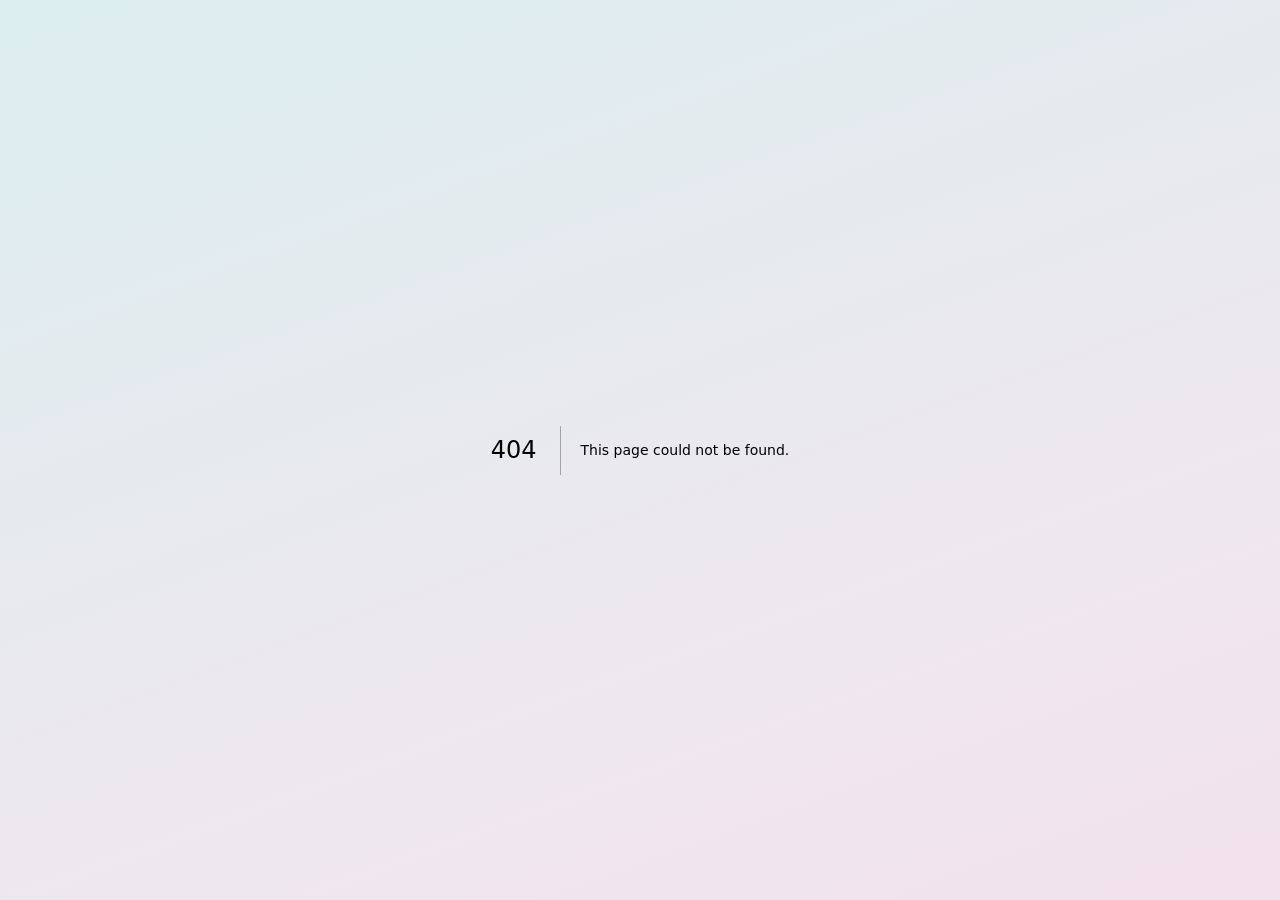
<file: 404/index.html>
<!DOCTYPE html><html lang="zh-CN"><head><meta charSet="utf-8"/><meta name="viewport" content="width=device-width, initial-scale=1"/><link rel="stylesheet" href="/_next/static/css/facbbff23196b72f.css" data-precedence="next"/><link rel="preload" as="script" fetchPriority="low" href="/_next/static/chunks/webpack-c8441f2d519541e3.js"/><script src="/_next/static/chunks/fd9d1056-b11b2651f33aae7f.js" async=""></script><script src="/_next/static/chunks/117-e173c366e2bfd494.js" async=""></script><script src="/_next/static/chunks/main-app-b153fe18106d75f5.js" async=""></script><script src="/_next/static/chunks/781-3b067e7b038b64b9.js" async=""></script><script src="/_next/static/chunks/app/layout-462d2c1949de7cdf.js" async=""></script><meta name="robots" content="noindex"/><link rel="preconnect" href="https://fonts.googleapis.com"/><link rel="preconnect" href="https://fonts.gstatic.com" crossorigin="anonymous"/><title>404: This page could not be found.</title><title>凌润林 · 个人作品集</title><meta name="description" content="软件工程师、诗人、短跑者。这里收藏我的软件作品、我的诗，以及那些让我跑得更快、读得更慢的瞬间。"/><link href="https://fonts.googleapis.com/css2?family=Cormorant+Garamond:wght@600;700&amp;family=Noto+Sans+SC:wght@400;500;600;700&amp;family=Noto+Serif+SC:wght@400;700&amp;display=swap" rel="stylesheet"/><script src="/_next/static/chunks/polyfills-42372ed130431b0a.js" noModule=""></script></head><body><div class="bg-gradient" aria-hidden="true"></div><div class="grain" aria-hidden="true"></div><div class="cursor-dot" aria-hidden="true" style="opacity:0;transform:translateX(-100px) translateY(-100px)"></div><div class="cursor-ring" aria-hidden="true" style="opacity:0;transform:translateX(-100px) translateY(-100px)"></div><div class="petal-layer" aria-hidden="true"></div><div style="font-family:system-ui,&quot;Segoe UI&quot;,Roboto,Helvetica,Arial,sans-serif,&quot;Apple Color Emoji&quot;,&quot;Segoe UI Emoji&quot;;height:100vh;text-align:center;display:flex;flex-direction:column;align-items:center;justify-content:center"><div><style>body{color:#000;background:#fff;margin:0}.next-error-h1{border-right:1px solid rgba(0,0,0,.3)}@media (prefers-color-scheme:dark){body{color:#fff;background:#000}.next-error-h1{border-right:1px solid rgba(255,255,255,.3)}}</style><h1 class="next-error-h1" style="display:inline-block;margin:0 20px 0 0;padding:0 23px 0 0;font-size:24px;font-weight:500;vertical-align:top;line-height:49px">404</h1><div style="display:inline-block"><h2 style="font-size:14px;font-weight:400;line-height:49px;margin:0">This page could not be found.</h2></div></div></div><script src="/_next/static/chunks/webpack-c8441f2d519541e3.js" async=""></script><script>(self.__next_f=self.__next_f||[]).push([0]);self.__next_f.push([2,null])</script><script>self.__next_f.push([1,"1:HL[\"/_next/static/css/facbbff23196b72f.css\",\"style\"]\n"])</script><script>self.__next_f.push([1,"2:I[2846,[],\"\"]\n4:I[4707,[],\"\"]\n5:I[6423,[],\"\"]\n6:I[5181,[\"781\",\"static/chunks/781-3b067e7b038b64b9.js\",\"185\",\"static/chunks/app/layout-462d2c1949de7cdf.js\"],\"default\"]\n7:I[280,[\"781\",\"static/chunks/781-3b067e7b038b64b9.js\",\"185\",\"static/chunks/app/layout-462d2c1949de7cdf.js\"],\"default\"]\nd:I[1060,[],\"\"]\n8:{\"fontFamily\":\"system-ui,\\\"Segoe UI\\\",Roboto,Helvetica,Arial,sans-serif,\\\"Apple Color Emoji\\\",\\\"Segoe UI Emoji\\\"\",\"height\":\"100vh\",\"textAlign\":\"center\",\"display\":\"flex\",\"flexDirection\":\"column\",\"alignItems\":\"center\",\"justifyContent\":\"center\"}\n9:{\"display\":\"inline-block\",\"margin\":\"0 20px 0 0\",\"padding\":\"0 23px 0 0\",\"fontSize\":24,\"fontWeight\":500,\"verticalAlign\":\"top\",\"lineHeight\":\"49px\"}\na:{\"display\":\"inline-block\"}\nb:{\"fontSize\":14,\"fontWeight\":400,\"lineHeight\":\"49px\",\"margin\":0}\ne:[]\n"])</script><script>self.__next_f.push([1,"0:[\"$\",\"$L2\",null,{\"buildId\":\"nqhdZXrk_a35LC9WwE4u-\",\"assetPrefix\":\"\",\"urlParts\":[\"\",\"_not-found\",\"\"],\"initialTree\":[\"\",{\"children\":[\"/_not-found\",{\"children\":[\"__PAGE__\",{}]}]},\"$undefined\",\"$undefined\",true],\"initialSeedData\":[\"\",{\"children\":[\"/_not-found\",{\"children\":[\"__PAGE__\",{},[[\"$L3\",[[\"$\",\"title\",null,{\"children\":\"404: This page could not be found.\"}],[\"$\",\"div\",null,{\"style\":{\"fontFamily\":\"system-ui,\\\"Segoe UI\\\",Roboto,Helvetica,Arial,sans-serif,\\\"Apple Color Emoji\\\",\\\"Segoe UI Emoji\\\"\",\"height\":\"100vh\",\"textAlign\":\"center\",\"display\":\"flex\",\"flexDirection\":\"column\",\"alignItems\":\"center\",\"justifyContent\":\"center\"},\"children\":[\"$\",\"div\",null,{\"children\":[[\"$\",\"style\",null,{\"dangerouslySetInnerHTML\":{\"__html\":\"body{color:#000;background:#fff;margin:0}.next-error-h1{border-right:1px solid rgba(0,0,0,.3)}@media (prefers-color-scheme:dark){body{color:#fff;background:#000}.next-error-h1{border-right:1px solid rgba(255,255,255,.3)}}\"}}],[\"$\",\"h1\",null,{\"className\":\"next-error-h1\",\"style\":{\"display\":\"inline-block\",\"margin\":\"0 20px 0 0\",\"padding\":\"0 23px 0 0\",\"fontSize\":24,\"fontWeight\":500,\"verticalAlign\":\"top\",\"lineHeight\":\"49px\"},\"children\":\"404\"}],[\"$\",\"div\",null,{\"style\":{\"display\":\"inline-block\"},\"children\":[\"$\",\"h2\",null,{\"style\":{\"fontSize\":14,\"fontWeight\":400,\"lineHeight\":\"49px\",\"margin\":0},\"children\":\"This page could not be found.\"}]}]]}]}]],null],null],null]},[null,[\"$\",\"$L4\",null,{\"parallelRouterKey\":\"children\",\"segmentPath\":[\"children\",\"/_not-found\",\"children\"],\"error\":\"$undefined\",\"errorStyles\":\"$undefined\",\"errorScripts\":\"$undefined\",\"template\":[\"$\",\"$L5\",null,{}],\"templateStyles\":\"$undefined\",\"templateScripts\":\"$undefined\",\"notFound\":\"$undefined\",\"notFoundStyles\":\"$undefined\"}]],null]},[[[[\"$\",\"link\",\"0\",{\"rel\":\"stylesheet\",\"href\":\"/_next/static/css/facbbff23196b72f.css\",\"precedence\":\"next\",\"crossOrigin\":\"$undefined\"}]],[\"$\",\"html\",null,{\"lang\":\"zh-CN\",\"children\":[[\"$\",\"head\",null,{\"children\":[[\"$\",\"link\",null,{\"rel\":\"preconnect\",\"href\":\"https://fonts.googleapis.com\"}],[\"$\",\"link\",null,{\"rel\":\"preconnect\",\"href\":\"https://fonts.gstatic.com\",\"crossOrigin\":\"anonymous\"}],[\"$\",\"link\",null,{\"href\":\"https://fonts.googleapis.com/css2?family=Cormorant+Garamond:wght@600;700\u0026family=Noto+Sans+SC:wght@400;500;600;700\u0026family=Noto+Serif+SC:wght@400;700\u0026display=swap\",\"rel\":\"stylesheet\"}]]}],[\"$\",\"body\",null,{\"children\":[[\"$\",\"div\",null,{\"className\":\"bg-gradient\",\"aria-hidden\":true}],[\"$\",\"div\",null,{\"className\":\"grain\",\"aria-hidden\":true}],[\"$\",\"$L6\",null,{}],[\"$\",\"$L7\",null,{}],[\"$\",\"$L4\",null,{\"parallelRouterKey\":\"children\",\"segmentPath\":[\"children\"],\"error\":\"$undefined\",\"errorStyles\":\"$undefined\",\"errorScripts\":\"$undefined\",\"template\":[\"$\",\"$L5\",null,{}],\"templateStyles\":\"$undefined\",\"templateScripts\":\"$undefined\",\"notFound\":[[\"$\",\"title\",null,{\"children\":\"404: This page could not be found.\"}],[\"$\",\"div\",null,{\"style\":\"$8\",\"children\":[\"$\",\"div\",null,{\"children\":[[\"$\",\"style\",null,{\"dangerouslySetInnerHTML\":{\"__html\":\"body{color:#000;background:#fff;margin:0}.next-error-h1{border-right:1px solid rgba(0,0,0,.3)}@media (prefers-color-scheme:dark){body{color:#fff;background:#000}.next-error-h1{border-right:1px solid rgba(255,255,255,.3)}}\"}}],[\"$\",\"h1\",null,{\"className\":\"next-error-h1\",\"style\":\"$9\",\"children\":\"404\"}],[\"$\",\"div\",null,{\"style\":\"$a\",\"children\":[\"$\",\"h2\",null,{\"style\":\"$b\",\"children\":\"This page could not be found.\"}]}]]}]}]],\"notFoundStyles\":[]}]]}]]}]],null],null],\"couldBeIntercepted\":false,\"initialHead\":[[\"$\",\"meta\",null,{\"name\":\"robots\",\"content\":\"noindex\"}],\"$Lc\"],\"globalErrorComponent\":\"$d\",\"missingSlots\":\"$We\"}]\n"])</script><script>self.__next_f.push([1,"c:[[\"$\",\"meta\",\"0\",{\"name\":\"viewport\",\"content\":\"width=device-width, initial-scale=1\"}],[\"$\",\"meta\",\"1\",{\"charSet\":\"utf-8\"}],[\"$\",\"title\",\"2\",{\"children\":\"凌润林 · 个人作品集\"}],[\"$\",\"meta\",\"3\",{\"name\":\"description\",\"content\":\"软件工程师、诗人、短跑者。这里收藏我的软件作品、我的诗，以及那些让我跑得更快、读得更慢的瞬间。\"}]]\n3:null\n"])</script></body></html>
</file>
<file: _next/static/css/facbbff23196b72f.css>
:root{--bg:#fbf3f6;--bg-soft:#f5e8ec;--surface:#fff;--rose:#e0a3bd;--rose-deep:#c77b9b;--ink:#3a2e33;--ink-soft:#7a6e72;--line:#f0dce2;--radius-card:24px;--radius-sm:14px;--radius-pill:999px;--maxw:1280px;--pad-x:120px;--font-serif:"Noto Serif SC","Songti SC",serif;--font-sans:"Noto Sans SC",system-ui,sans-serif;--font-display:"Cormorant Garamond",serif}*{margin:0;padding:0;box-sizing:border-box}html{scroll-behavior:smooth}html.lenis,html.lenis body{height:auto}.lenis.lenis-smooth{scroll-behavior:auto!important}.lenis.lenis-smooth [data-lenis-prevent]{overscroll-behavior:contain}.lenis.lenis-stopped{overflow:hidden}body{background:var(--bg);color:var(--ink);font-family:var(--font-sans);font-size:16px;line-height:1.6;-webkit-font-smoothing:antialiased;text-rendering:optimizeLegibility;overflow-x:hidden}.bg-gradient{position:fixed;inset:0;z-index:-1;background:linear-gradient(160deg,#dceef0,#f0e6ee 48%,#f5d6e2);background-size:160% 160%;animation:bg-drift 28s ease-in-out infinite alternate;pointer-events:none}@keyframes bg-drift{0%{background-position:0 0}to{background-position:100% 100%}}a{color:inherit;text-decoration:none}::selection{background:var(--rose);color:#fff}.container{width:100%;max-width:var(--maxw);margin:0 auto;padding-left:var(--pad-x);padding-right:var(--pad-x)}.section{position:relative}.eyebrow{font-family:var(--font-sans);font-size:12px;font-weight:600;letter-spacing:.22em;color:var(--rose-deep)}.section-title{font-family:var(--font-serif);font-size:clamp(30px,4.4vw,46px);font-weight:700;line-height:1.22;color:var(--ink);letter-spacing:.01em}.section-desc{font-size:16px;color:var(--ink-soft)}@media (max-width:1024px){:root{--pad-x:56px}}@media (max-width:640px){:root{--pad-x:24px}}.gallery-grid{column-count:3}@media (max-width:1024px){.gallery-grid{column-count:2}}@media (max-width:640px){.gallery-grid{column-count:1}}.gallery-img:hover{transform:scale(1.06)}.gallery-img{transition:transform .6s ease}.writing-modal{position:fixed;inset:0;z-index:100;background:rgba(40,30,35,.6);-webkit-backdrop-filter:blur(6px);backdrop-filter:blur(6px);display:flex;align-items:center;justify-content:center;padding:32px 20px}.writing-card{width:100%;max-width:680px;max-height:84vh;overflow-y:auto;background:var(--surface);border-radius:var(--radius-card);padding:48px 44px;box-shadow:0 40px 90px rgba(58,46,51,.25)}.writing-content{white-space:pre-wrap;font-family:var(--font-serif);font-size:17px;line-height:2;color:var(--ink);margin-top:18px}.writing-tag{display:inline-block;padding:4px 14px;border-radius:999px;background:var(--bg-soft);font-size:12px;font-weight:600;color:var(--rose-deep)}.glass{background:hsla(0,0%,100%,.5);border:1px solid hsla(0,0%,100%,.65);box-shadow:0 12px 40px rgba(199,123,155,.12),inset 0 1px 0 hsla(0,0%,100%,.7)}.glass,.glass-rose{backdrop-filter:blur(18px) saturate(140%);-webkit-backdrop-filter:blur(18px) saturate(140%)}.glass-rose{background:rgba(247,224,236,.42);border:1px solid hsla(0,0%,100%,.6);box-shadow:0 12px 40px rgba(199,123,155,.16),inset 0 1px 0 hsla(0,0%,100%,.7)}.deco-layer{position:fixed;inset:0;z-index:0;overflow:hidden;pointer-events:none}.deco-item{position:absolute;will-change:transform,opacity}.scroll-hint{display:inline-flex;flex-direction:column;align-items:center;gap:6px;color:var(--rose-deep);font-size:11px;letter-spacing:3px}.scroll-hint .chev{width:20px;height:20px;animation:bob 1.8s ease-in-out infinite}@keyframes bob{0%,to{transform:translateY(0);opacity:.5}50%{transform:translateY(9px);opacity:1}}.divider{width:100%;height:48px;display:block;color:var(--rose);opacity:.45}.gallery-3d{display:grid;grid-template-columns:repeat(3,1fr);grid-gap:22px;gap:22px}@media (max-width:1024px){.gallery-3d{grid-template-columns:repeat(2,1fr)}}@media (max-width:640px){.gallery-3d{grid-template-columns:1fr}}.photo{position:relative;border-radius:20px;overflow:hidden;border:1.5px solid hsla(0,0%,100%,.7);background:var(--surface);box-shadow:0 16px 44px rgba(58,46,51,.1);transform-style:preserve-3d;cursor:pointer}.photo img{display:block;width:100%;height:100%;object-fit:cover;transition:transform .6s ease}.photo:hover img{transform:scale(1.08)}.photo-cap{position:absolute;left:0;right:0;bottom:0;padding:18px 18px 14px;font-size:14px;font-weight:600;letter-spacing:1px;color:#fff;background:linear-gradient(0deg,rgba(58,46,51,.6),transparent);opacity:0;transform:translateY(12px);transition:all .35s ease}.photo:hover .photo-cap{opacity:1;transform:translateY(0)}.flip-grid{display:grid;grid-template-columns:repeat(3,1fr);grid-gap:22px;gap:22px}@media (max-width:1024px){.flip-grid{grid-template-columns:repeat(2,1fr)}}@media (max-width:640px){.flip-grid{grid-template-columns:1fr}}.flip-card{perspective:1200px;cursor:pointer;height:210px}.flip-inner{position:relative;width:100%;height:100%;transform-style:preserve-3d;transition:transform .75s cubic-bezier(.22,1,.36,1)}.flip-card:focus-within .flip-inner,.flip-card:hover .flip-inner{transform:rotateY(180deg)}.flip-face{position:absolute;inset:0;border-radius:20px;padding:24px;backface-visibility:hidden;-webkit-backface-visibility:hidden;display:flex;flex-direction:column;border:1px solid hsla(0,0%,100%,.7);box-shadow:0 14px 36px rgba(58,46,51,.08)}.flip-front{background:hsla(0,0%,100%,.58);backdrop-filter:blur(14px);-webkit-backdrop-filter:blur(14px);justify-content:space-between}.flip-back{background:linear-gradient(150deg,#f7e0ec,#e9c2d4);transform:rotateY(180deg);justify-content:center;text-align:center;color:var(--ink)}.flip-excerpt{font-family:var(--font-serif);font-size:15px;line-height:1.7;color:var(--ink);display:-webkit-box;-webkit-line-clamp:4;-webkit-box-orient:vertical;overflow:hidden}main{position:relative;z-index:1}.grain{position:fixed;inset:0;z-index:5;pointer-events:none;opacity:.05;mix-blend-mode:overlay;background-image:url("data:image/svg+xml,%3Csvg xmlns='http://www.w3.org/2000/svg' width='160' height='160'%3E%3Cfilter id='n'%3E%3CfeTurbulence type='fractalNoise' baseFrequency='0.85' numOctaves='3' stitchTiles='stitch'/%3E%3C/filter%3E%3Crect width='100%25' height='100%25' filter='url(%23n)'/%3E%3C/svg%3E");background-size:160px 160px}.editorial-list{display:flex;flex-direction:column}.edi-item{display:grid;grid-template-columns:240px 1fr;grid-gap:44px;gap:44px;align-items:start;padding:30px 10px;border-top:1px solid var(--line);cursor:pointer;transition:background .45s ease,transform .45s ease}.edi-item:last-child{border-bottom:1px solid var(--line)}.edi-item:hover{background:linear-gradient(90deg,rgba(247,224,236,.5),rgba(247,224,236,0));transform:translateX(8px)}.edi-left{display:flex;flex-direction:column;gap:12px}.edi-index{font-family:var(--font-display);font-weight:700;font-size:42px;line-height:1;color:var(--rose);opacity:.55}.edi-title{font-family:var(--font-serif);font-weight:700;font-size:25px;line-height:1.35;color:var(--ink)}.edi-right{display:flex;flex-direction:column;gap:14px}.edi-excerpt{font-family:var(--font-serif);font-size:16px;line-height:1.95;color:var(--ink-soft);margin:0}.edi-excerpt.dropcap:first-letter{font-family:var(--font-serif);font-weight:700;font-size:3.1em;float:left;line-height:.8;padding:6px 12px 0 0;color:var(--rose-deep)}.edi-go{display:inline-flex;align-items:center;gap:6px;font-size:14px;font-weight:500;color:var(--rose-deep);opacity:0;transform:translateX(-6px);transition:all .4s ease}.edi-item:hover .edi-go{opacity:1;transform:translateX(0)}@media (max-width:760px){.edi-item{grid-template-columns:1fr;gap:14px;padding:22px 6px}.edi-index{font-size:30px}}.has-custom-cursor,.has-custom-cursor *{cursor:none!important}@media (hover:none),(pointer:coarse){.has-custom-cursor,.has-custom-cursor *{cursor:auto!important}}.cursor-dot{width:8px;height:8px;margin:-4px 0 0 -4px;border-radius:50%;background:var(--rose-deep);z-index:10000}.cursor-dot,.cursor-ring{position:fixed;top:0;left:0;pointer-events:none}.cursor-ring{width:34px;height:34px;margin:-17px 0 0 -17px;border:1.5px solid var(--rose);border-radius:50%;z-index:9999;transition:width .22s ease,height .22s ease,margin .22s ease,background .22s ease,border-color .22s ease}.cursor-ring.is-hover{width:56px;height:56px;margin:-28px 0 0 -28px;background:rgba(224,163,189,.18);border-color:var(--rose-deep)}.petal-layer{position:fixed;inset:0;pointer-events:none;z-index:9998;overflow:hidden}.petal{border-radius:62% 0 62% 0}.petal,.ripple{position:fixed;top:0;left:0;will-change:transform,opacity}.ripple{width:72px;height:72px;margin:-36px 0 0 -36px;border:1.5px solid rgba(199,123,155,.55);border-radius:50%;box-shadow:0 0 0 1px rgba(251,243,246,.4);pointer-events:none}a.project-card{cursor:pointer;display:block;text-decoration:none;color:inherit}.project-cta svg{transition:transform .3s ease}a.project-card:hover .project-cta svg{transform:translateX(3px)}a.project-card:focus-visible{outline:2px solid var(--rose-deep);outline-offset:3px}
</file>
